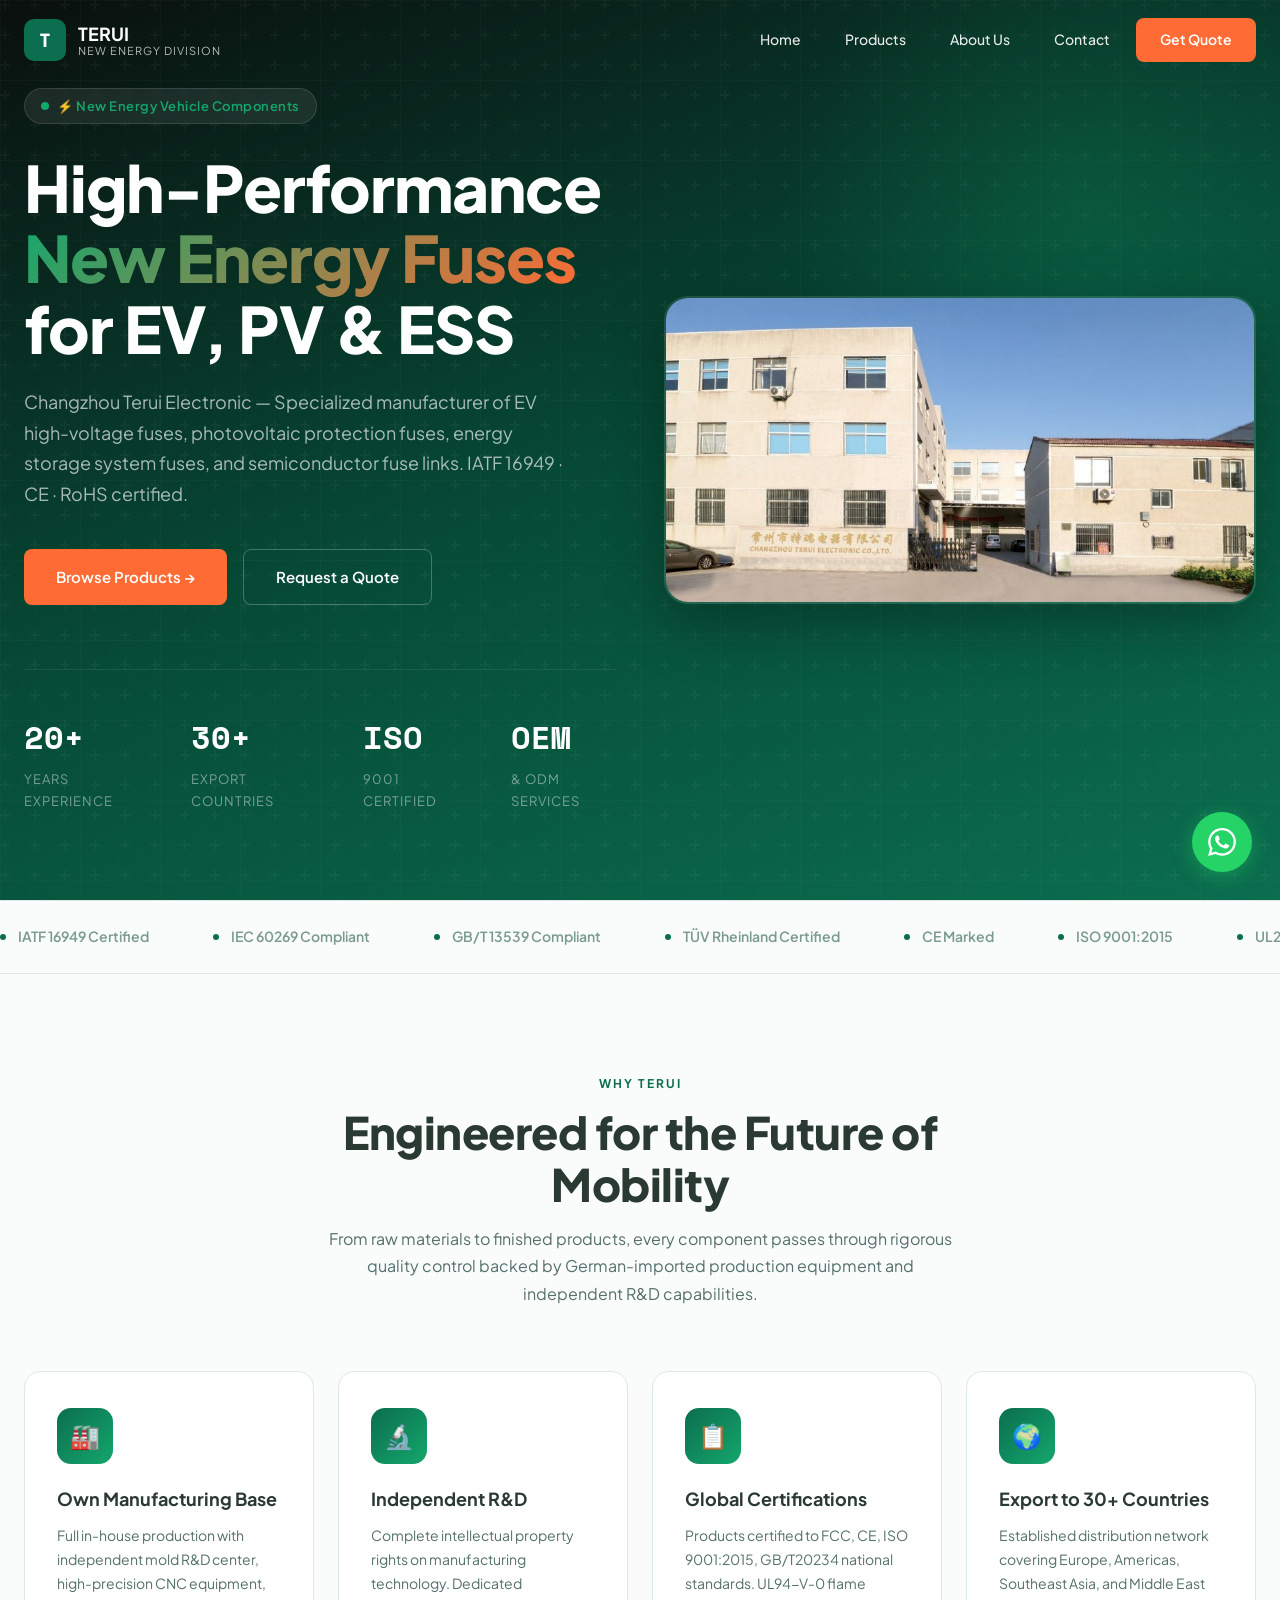
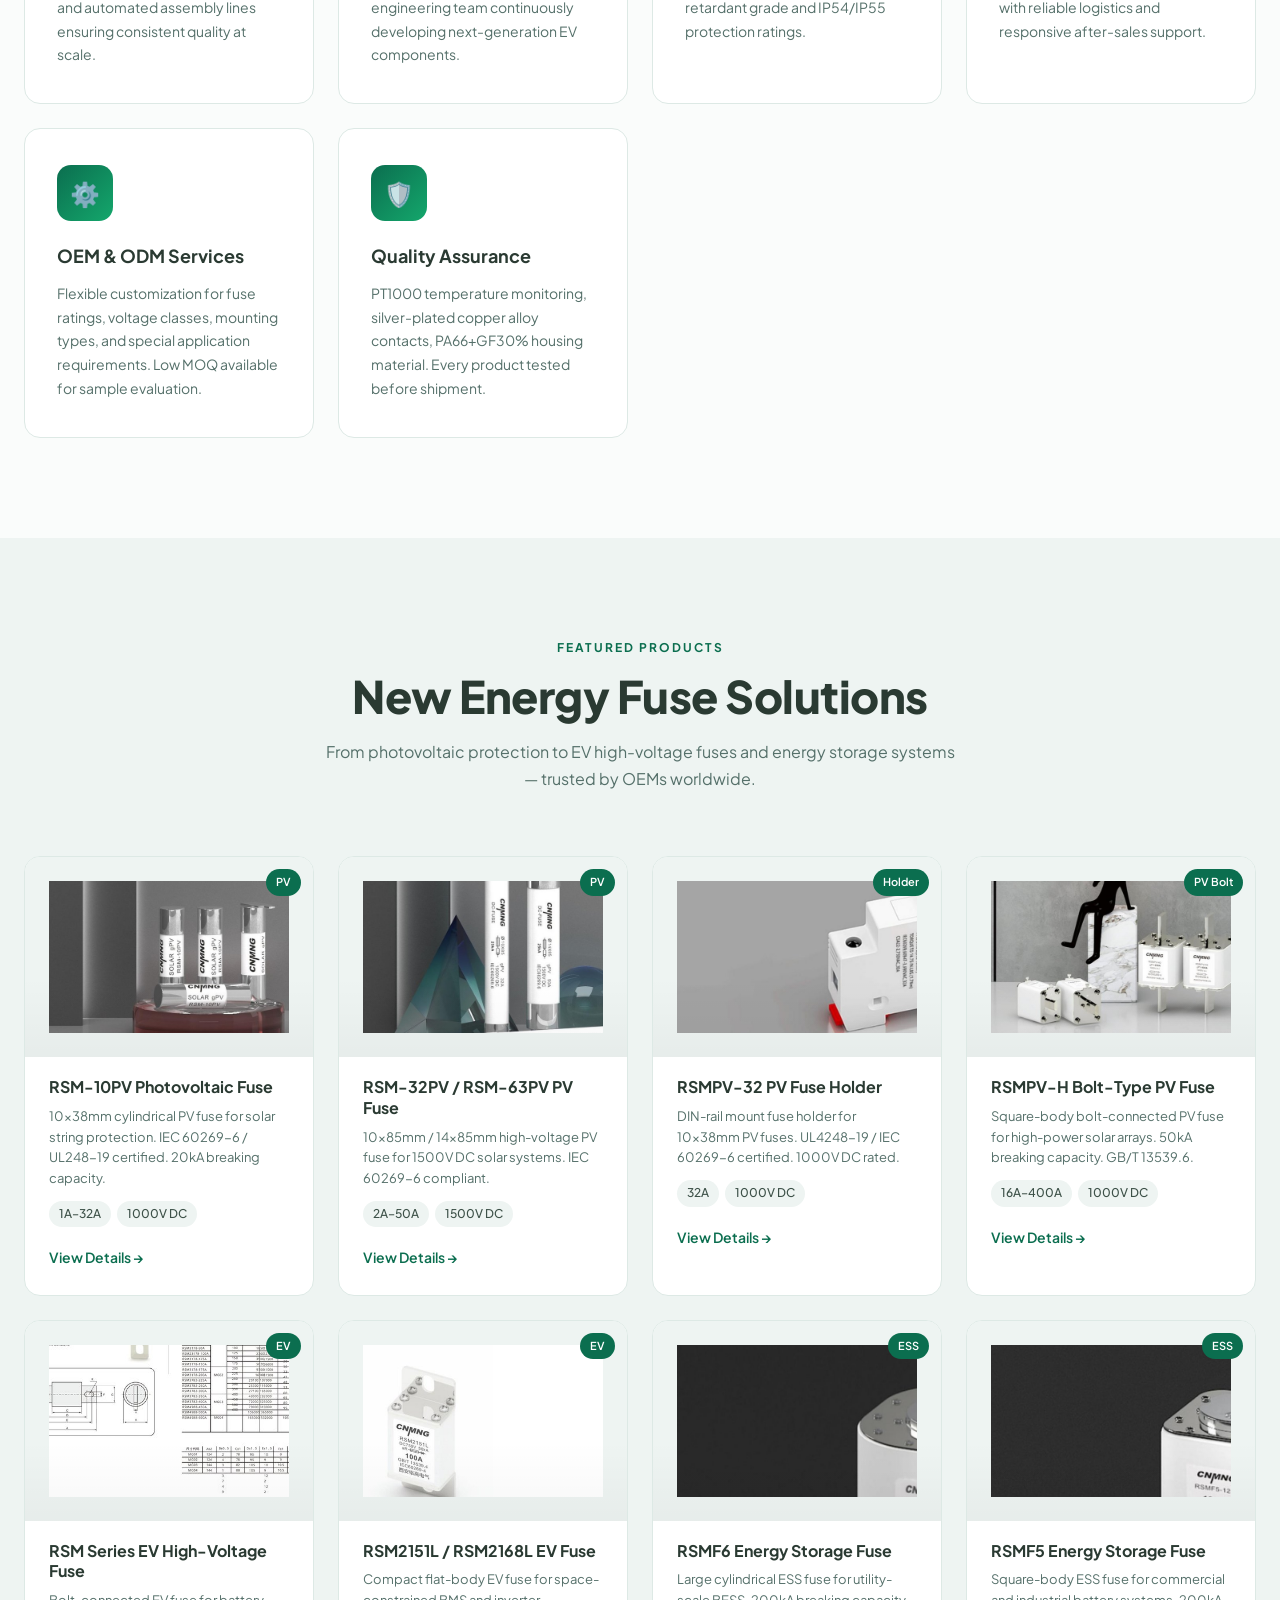
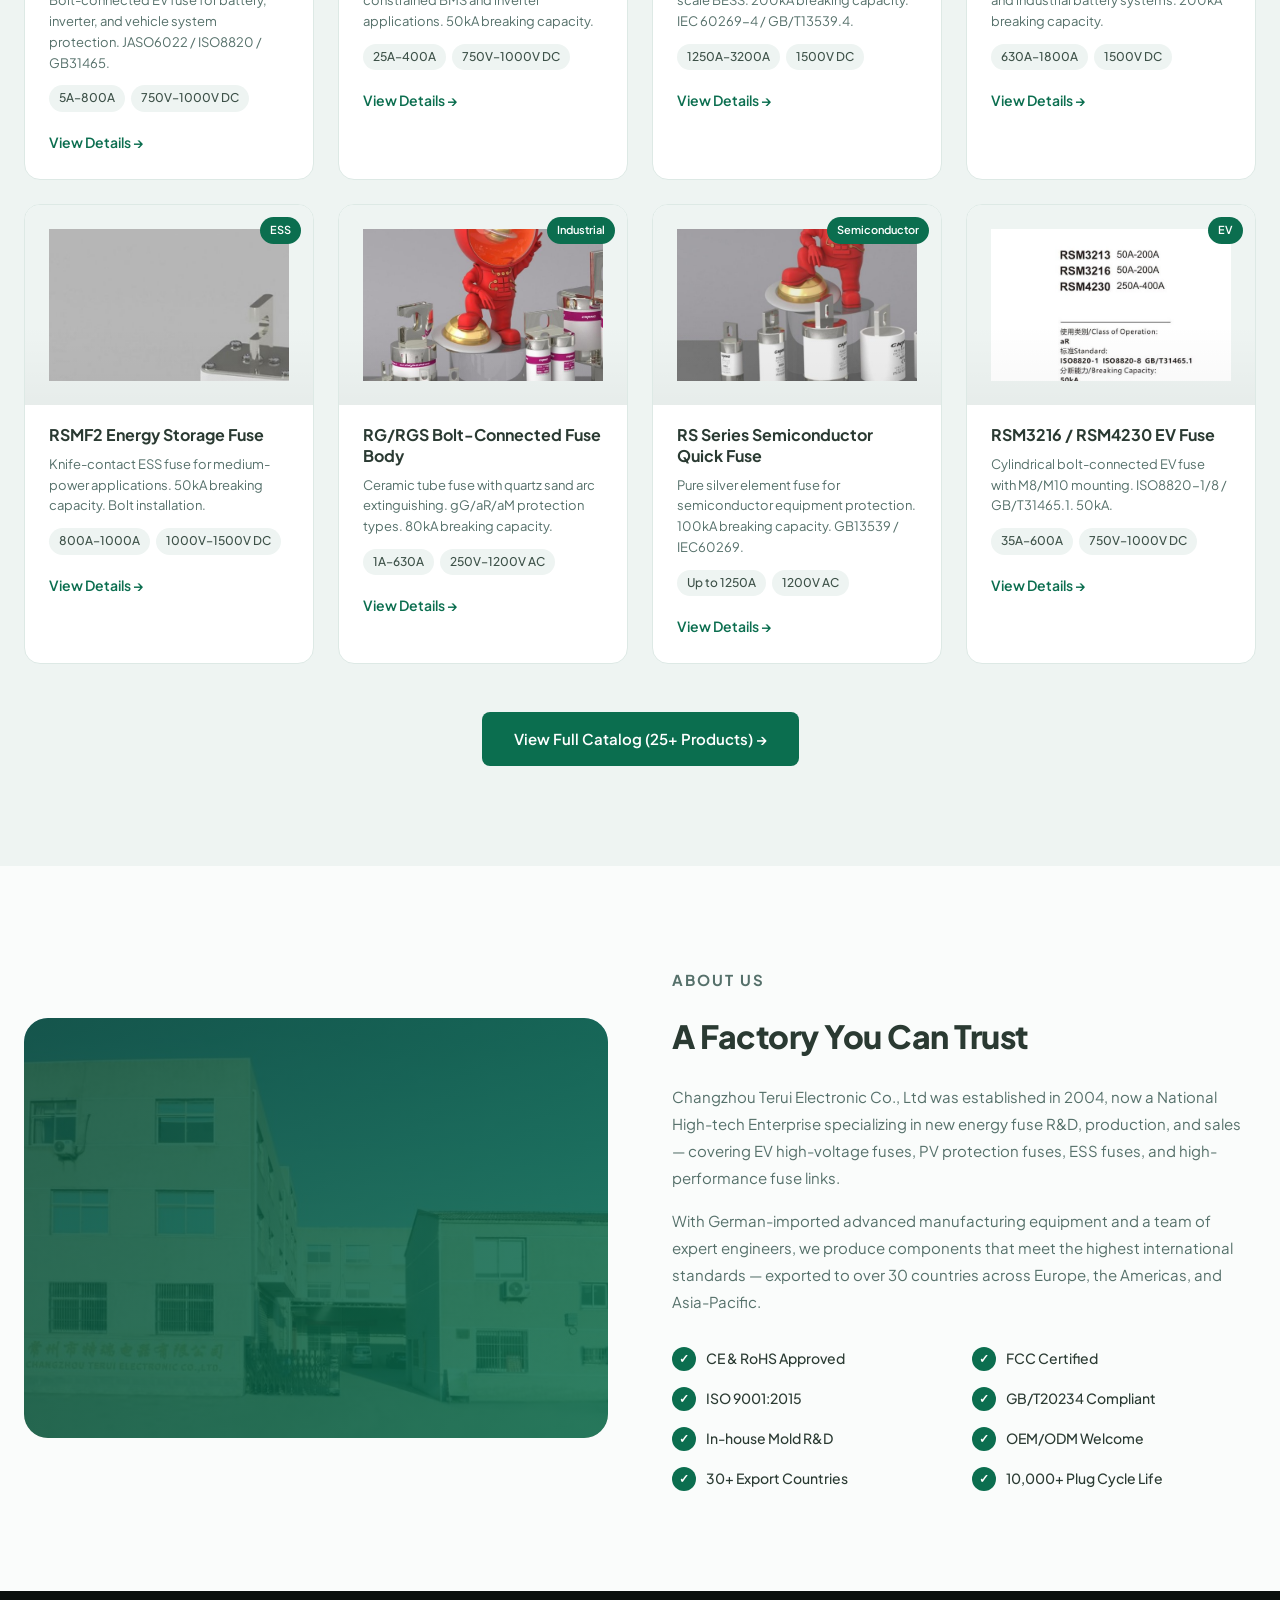
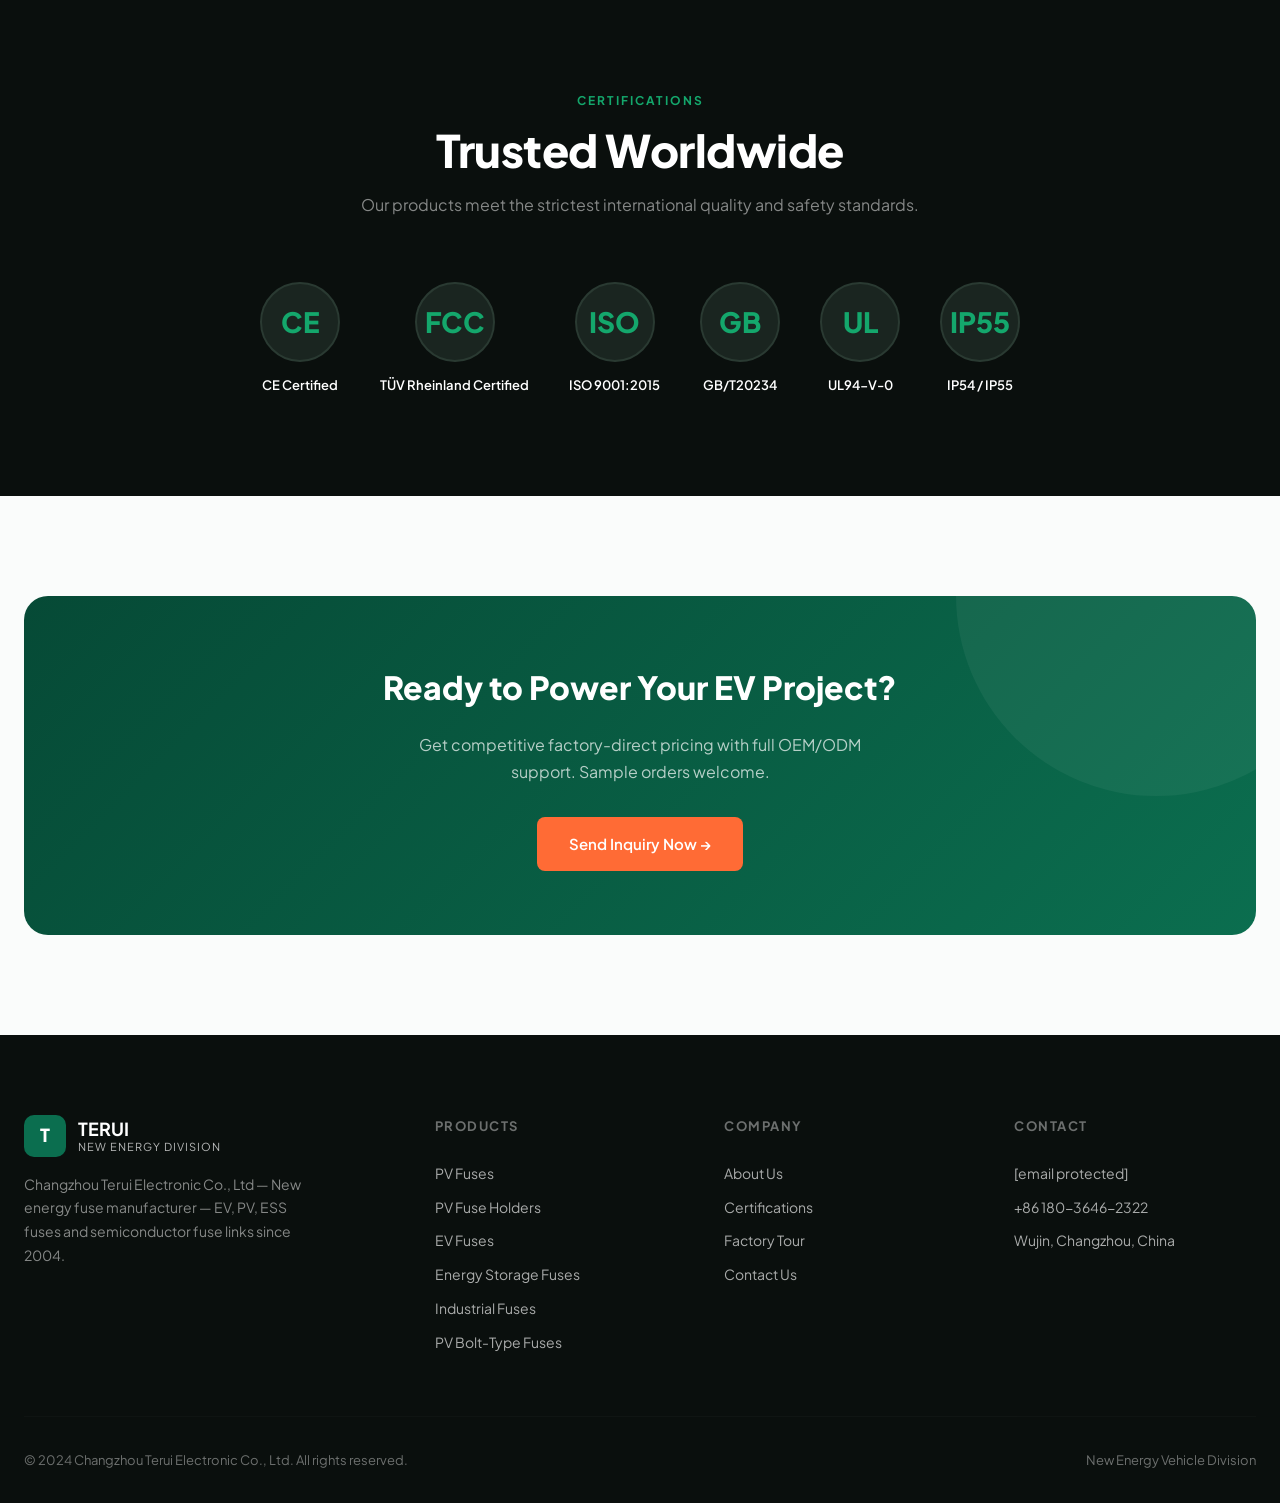
<file: index.html>
<!DOCTYPE html>
<html lang="en">
<head>
  <meta charset="UTF-8">
  <meta name="viewport" content="width=device-width, initial-scale=1.0">
  <title>Changzhou Terui Electronic — New Energy Vehicle Fuse Manufacturer</title>
  <meta name="description" content="Leading manufacturer of new energy fuses — EV high-voltage fuses, PV fuses, ESS fuses, semiconductor fuse links. IATF 16949, CE, RoHS certified. OEM/ODM welcome.">
  <meta name="keywords" content="EV fuse, new energy fuse, high-voltage fuse, photovoltaic fuse, PV fuse, energy storage fuse, ESS fuse, semiconductor fuse, fuse manufacturer, China fuse factory">
  <link rel="stylesheet" href="css/style.css">
  <link rel="icon" type="image/svg+xml" href="data:image/svg+xml,%3Csvg xmlns='http://www.w3.org/2000/svg' viewBox='0 0 32 32'%3E%3Crect width='32' height='32' rx='8' fill='%230B6E4F'/%3E%3Ctext x='50%25' y='55%25' dominant-baseline='middle' text-anchor='middle' font-family='sans-serif' font-weight='800' font-size='16' fill='white'%3ET%3C/text%3E%3C/svg%3E">
</head>
<body>

<!-- HEADER -->
<header class="site-header">
  <div class="container">
    <nav class="nav-inner">
      <a href="index.html" class="logo">
        <div class="logo-icon">T</div>
        <div class="logo-text">TERUI<span>New Energy Division</span></div>
      </a>
      <div class="nav-links">
        <a href="index.html" class="nav-link">Home</a>
        <a href="products.html" class="nav-link">Products</a>
        <a href="about.html" class="nav-link">About Us</a>
        <a href="contact.html" class="nav-link">Contact</a>
        <a href="contact.html" class="nav-link nav-cta">Get Quote</a>
      </div>
      <button class="mobile-toggle" aria-label="Menu">
        <span></span><span></span><span></span>
      </button>
    </nav>
  </div>
</header>

<!-- HERO -->
<section class="hero">
  <div class="hero-grid"></div>
  <div class="hero-glow"></div>
  <div class="container">
    <div class="hero-split">
      <div class="hero-content">
        <div class="hero-badge">⚡ New Energy Vehicle Components</div>
        <h1>High-Performance <em>New Energy Fuses</em> for EV, PV & ESS</h1>
        <p class="hero-desc">Changzhou Terui Electronic — Specialized manufacturer of EV high-voltage fuses, photovoltaic protection fuses, energy storage system fuses, and semiconductor fuse links. IATF 16949 · CE · RoHS certified.</p>
        <div class="hero-actions">
          <a href="products.html" class="btn btn-primary">Browse Products →</a>
          <a href="contact.html" class="btn btn-outline">Request a Quote</a>
        </div>
        <div class="hero-stats">
          <div class="hero-stat">
            <h3>20+</h3>
            <p>Years Experience</p>
          </div>
          <div class="hero-stat">
            <h3>30+</h3>
            <p>Export Countries</p>
          </div>
          <div class="hero-stat">
            <h3>ISO</h3>
            <p>9001 Certified</p>
          </div>
          <div class="hero-stat">
            <h3>OEM</h3>
            <p>& ODM Services</p>
          </div>
        </div>
      </div>
      <div class="hero-image">
        <img src="images/factory-building.png" alt="Changzhou Terui Electronic Factory">
      </div>
    </div>
  </div>
</section>

<!-- TRUST MARQUEE -->
<div class="marquee-wrapper">
  <div class="marquee-track">
    <div class="marquee-item"><span class="marquee-dot"></span>IATF 16949 Certified</div>
    <div class="marquee-item"><span class="marquee-dot"></span>IEC 60269 Compliant</div>
    <div class="marquee-item"><span class="marquee-dot"></span>GB/T 13539 Compliant</div>
    <div class="marquee-item"><span class="marquee-dot"></span>TÜV Rheinland Certified</div>
    <div class="marquee-item"><span class="marquee-dot"></span>CE Marked</div>
    <div class="marquee-item"><span class="marquee-dot"></span>ISO 9001:2015</div>
    <div class="marquee-item"><span class="marquee-dot"></span>UL248-19 Certified</div>
    <div class="marquee-item"><span class="marquee-dot"></span>Up to 200kA Breaking</div>
    <div class="marquee-item"><span class="marquee-dot"></span>1500V DC Rated</div>
    <div class="marquee-item"><span class="marquee-dot"></span>RoHS Compliant</div>
    <!-- duplicate for seamless loop -->
    <div class="marquee-item"><span class="marquee-dot"></span>IATF 16949 Certified</div>
    <div class="marquee-item"><span class="marquee-dot"></span>IEC 60269 Compliant</div>
    <div class="marquee-item"><span class="marquee-dot"></span>GB/T 13539 Compliant</div>
    <div class="marquee-item"><span class="marquee-dot"></span>TÜV Rheinland Certified</div>
    <div class="marquee-item"><span class="marquee-dot"></span>CE Marked</div>
    <div class="marquee-item"><span class="marquee-dot"></span>ISO 9001:2015</div>
    <div class="marquee-item"><span class="marquee-dot"></span>UL248-19 Certified</div>
    <div class="marquee-item"><span class="marquee-dot"></span>Up to 200kA Breaking</div>
    <div class="marquee-item"><span class="marquee-dot"></span>1500V DC Rated</div>
    <div class="marquee-item"><span class="marquee-dot"></span>RoHS Compliant</div>
  </div>
</div>

<!-- WHY CHOOSE US -->
<section class="section" id="features">
  <div class="container">
    <div class="section-header fade-up">
      <p class="section-label">Why Terui</p>
      <h2 class="section-title">Engineered for the Future of Mobility</h2>
      <p class="section-desc">From raw materials to finished products, every component passes through rigorous quality control backed by German-imported production equipment and independent R&D capabilities.</p>
    </div>
    <div class="features-grid">
      <div class="feature-card fade-up">
        <div class="feature-icon">🏭</div>
        <h3>Own Manufacturing Base</h3>
        <p>Full in-house production with independent mold R&D center, high-precision CNC equipment, and automated assembly lines ensuring consistent quality at scale.</p>
      </div>
      <div class="feature-card fade-up">
        <div class="feature-icon">🔬</div>
        <h3>Independent R&D</h3>
        <p>Complete intellectual property rights on manufacturing technology. Dedicated engineering team continuously developing next-generation EV components.</p>
      </div>
      <div class="feature-card fade-up">
        <div class="feature-icon">📋</div>
        <h3>Global Certifications</h3>
        <p>Products certified to FCC, CE, ISO 9001:2015, GB/T20234 national standards. UL94-V-0 flame retardant grade and IP54/IP55 protection ratings.</p>
      </div>
      <div class="feature-card fade-up">
        <div class="feature-icon">🌍</div>
        <h3>Export to 30+ Countries</h3>
        <p>Established distribution network covering Europe, Americas, Southeast Asia, and Middle East with reliable logistics and responsive after-sales support.</p>
      </div>
      <div class="feature-card fade-up">
        <div class="feature-icon">⚙️</div>
        <h3>OEM & ODM Services</h3>
        <p>Flexible customization for fuse ratings, voltage classes, mounting types, and special application requirements. Low MOQ available for sample evaluation.</p>
      </div>
      <div class="feature-card fade-up">
        <div class="feature-icon">🛡️</div>
        <h3>Quality Assurance</h3>
        <p>PT1000 temperature monitoring, silver-plated copper alloy contacts, PA66+GF30% housing material. Every product tested before shipment.</p>
      </div>
    </div>
  </div>
</section>

<!-- FEATURED PRODUCTS -->
<section class="section section-gray" id="products">
  <div class="container">
    <div class="section-header fade-up">
      <p class="section-label">Featured Products</p>
      <h2 class="section-title">New Energy Fuse Solutions</h2>
      <p class="section-desc">From photovoltaic protection to EV high-voltage fuses and energy storage systems — trusted by OEMs worldwide.</p>
    </div>
    <div class="products-grid" style="grid-template-columns: repeat(auto-fill, minmax(260px, 1fr))">

      <a href="products.html#pv-fuses" class="product-card fade-up">
        <div class="product-thumb"><img src="images/fuse-pv-rsm10.jpg" alt="PV Fuse RSM-10PV"><span class="product-badge">PV</span></div>
        <div class="product-info">
          <h3>RSM-10PV Photovoltaic Fuse</h3>
          <p style="font-size:13px;color:var(--gray-600);margin-bottom:12px;line-height:1.6">10×38mm cylindrical PV fuse for solar string protection. IEC 60269-6 / UL248-19 certified. 20kA breaking capacity.</p>
          <div class="product-specs"><span class="product-spec">1A–32A</span><span class="product-spec">1000V DC</span></div>
          <span class="product-link">View Details →</span>
        </div>
      </a>

      <a href="products.html#pv-fuses" class="product-card fade-up">
        <div class="product-thumb"><img src="images/fuse-pv-rsm32.jpg" alt="PV Fuse RSM-32PV"><span class="product-badge">PV</span></div>
        <div class="product-info">
          <h3>RSM-32PV / RSM-63PV PV Fuse</h3>
          <p style="font-size:13px;color:var(--gray-600);margin-bottom:12px;line-height:1.6">10×85mm / 14×85mm high-voltage PV fuse for 1500V DC solar systems. IEC 60269-6 compliant.</p>
          <div class="product-specs"><span class="product-spec">2A–50A</span><span class="product-spec">1500V DC</span></div>
          <span class="product-link">View Details →</span>
        </div>
      </a>

      <a href="products.html#pv-holders" class="product-card fade-up">
        <div class="product-thumb"><img src="images/fuse-holder-rsmpv32.jpg" alt="PV Fuse Holder"><span class="product-badge">Holder</span></div>
        <div class="product-info">
          <h3>RSMPV-32 PV Fuse Holder</h3>
          <p style="font-size:13px;color:var(--gray-600);margin-bottom:12px;line-height:1.6">DIN-rail mount fuse holder for 10×38mm PV fuses. UL4248-19 / IEC 60269-6 certified. 1000V DC rated.</p>
          <div class="product-specs"><span class="product-spec">32A</span><span class="product-spec">1000V DC</span></div>
          <span class="product-link">View Details →</span>
        </div>
      </a>

      <a href="products.html#pv-bolt" class="product-card fade-up">
        <div class="product-thumb"><img src="images/fuse-bolt-pv-h.jpg" alt="PV Bolt Fuse"><span class="product-badge">PV Bolt</span></div>
        <div class="product-info">
          <h3>RSMPV-H Bolt-Type PV Fuse</h3>
          <p style="font-size:13px;color:var(--gray-600);margin-bottom:12px;line-height:1.6">Square-body bolt-connected PV fuse for high-power solar arrays. 50kA breaking capacity. GB/T 13539.6.</p>
          <div class="product-specs"><span class="product-spec">16A–400A</span><span class="product-spec">1000V DC</span></div>
          <span class="product-link">View Details →</span>
        </div>
      </a>

      <a href="products.html#ev-fuses" class="product-card fade-up">
        <div class="product-thumb"><img src="images/fuse-ev-rsm-range.jpg" alt="EV Fuse"><span class="product-badge">EV</span></div>
        <div class="product-info">
          <h3>RSM Series EV High-Voltage Fuse</h3>
          <p style="font-size:13px;color:var(--gray-600);margin-bottom:12px;line-height:1.6">Bolt-connected EV fuse for battery, inverter, and vehicle system protection. JASO6022 / ISO8820 / GB31465.</p>
          <div class="product-specs"><span class="product-spec">5A–800A</span><span class="product-spec">750V–1000V DC</span></div>
          <span class="product-link">View Details →</span>
        </div>
      </a>

      <a href="products.html#ev-fuses" class="product-card fade-up">
        <div class="product-thumb"><img src="images/fuse-ev-rsm2151l.jpg" alt="EV Fuse RSM2151L"><span class="product-badge">EV</span></div>
        <div class="product-info">
          <h3>RSM2151L / RSM2168L EV Fuse</h3>
          <p style="font-size:13px;color:var(--gray-600);margin-bottom:12px;line-height:1.6">Compact flat-body EV fuse for space-constrained BMS and inverter applications. 50kA breaking capacity.</p>
          <div class="product-specs"><span class="product-spec">25A–400A</span><span class="product-spec">750V–1000V DC</span></div>
          <span class="product-link">View Details →</span>
        </div>
      </a>

      <a href="products.html#ess-fuses" class="product-card fade-up">
        <div class="product-thumb"><img src="images/fuse-ess-rsmf6.jpg" alt="ESS Fuse RSMF6"><span class="product-badge">ESS</span></div>
        <div class="product-info">
          <h3>RSMF6 Energy Storage Fuse</h3>
          <p style="font-size:13px;color:var(--gray-600);margin-bottom:12px;line-height:1.6">Large cylindrical ESS fuse for utility-scale BESS. 200kA breaking capacity. IEC 60269-4 / GB/T13539.4.</p>
          <div class="product-specs"><span class="product-spec">1250A–3200A</span><span class="product-spec">1500V DC</span></div>
          <span class="product-link">View Details →</span>
        </div>
      </a>

      <a href="products.html#ess-fuses" class="product-card fade-up">
        <div class="product-thumb"><img src="images/fuse-ess-rsmf5.jpg" alt="ESS Fuse RSMF5"><span class="product-badge">ESS</span></div>
        <div class="product-info">
          <h3>RSMF5 Energy Storage Fuse</h3>
          <p style="font-size:13px;color:var(--gray-600);margin-bottom:12px;line-height:1.6">Square-body ESS fuse for commercial and industrial battery systems. 200kA breaking capacity.</p>
          <div class="product-specs"><span class="product-spec">630A–1800A</span><span class="product-spec">1500V DC</span></div>
          <span class="product-link">View Details →</span>
        </div>
      </a>

      <a href="products.html#ess-fuses" class="product-card fade-up">
        <div class="product-thumb"><img src="images/fuse-ess-rsmf2-800.jpg" alt="ESS Fuse RSMF2"><span class="product-badge">ESS</span></div>
        <div class="product-info">
          <h3>RSMF2 Energy Storage Fuse</h3>
          <p style="font-size:13px;color:var(--gray-600);margin-bottom:12px;line-height:1.6">Knife-contact ESS fuse for medium-power applications. 50kA breaking capacity. Bolt installation.</p>
          <div class="product-specs"><span class="product-spec">800A–1000A</span><span class="product-spec">1000V–1500V DC</span></div>
          <span class="product-link">View Details →</span>
        </div>
      </a>

      <a href="products.html#industrial" class="product-card fade-up">
        <div class="product-thumb"><img src="images/fuse-bolt-connected.jpg" alt="Bolt-Connected Fuse"><span class="product-badge">Industrial</span></div>
        <div class="product-info">
          <h3>RG/RGS Bolt-Connected Fuse Body</h3>
          <p style="font-size:13px;color:var(--gray-600);margin-bottom:12px;line-height:1.6">Ceramic tube fuse with quartz sand arc extinguishing. gG/aR/aM protection types. 80kA breaking capacity.</p>
          <div class="product-specs"><span class="product-spec">1A–630A</span><span class="product-spec">250V–1200V AC</span></div>
          <span class="product-link">View Details →</span>
        </div>
      </a>

      <a href="products.html#industrial" class="product-card fade-up">
        <div class="product-thumb"><img src="images/fuse-round-tube.jpg" alt="Semiconductor Fuse"><span class="product-badge">Semiconductor</span></div>
        <div class="product-info">
          <h3>RS Series Semiconductor Quick Fuse</h3>
          <p style="font-size:13px;color:var(--gray-600);margin-bottom:12px;line-height:1.6">Pure silver element fuse for semiconductor equipment protection. 100kA breaking capacity. GB13539 / IEC60269.</p>
          <div class="product-specs"><span class="product-spec">Up to 1250A</span><span class="product-spec">1200V AC</span></div>
          <span class="product-link">View Details →</span>
        </div>
      </a>

      <a href="products.html#ev-fuses" class="product-card fade-up">
        <div class="product-thumb"><img src="images/fuse-ev-rsm3216.jpg" alt="EV Fuse RSM3216"><span class="product-badge">EV</span></div>
        <div class="product-info">
          <h3>RSM3216 / RSM4230 EV Fuse</h3>
          <p style="font-size:13px;color:var(--gray-600);margin-bottom:12px;line-height:1.6">Cylindrical bolt-connected EV fuse with M8/M10 mounting. ISO8820-1/8 / GB/T31465.1. 50kA.</p>
          <div class="product-specs"><span class="product-spec">35A–600A</span><span class="product-spec">750V–1000V DC</span></div>
          <span class="product-link">View Details →</span>
        </div>
      </a>

    </div>
    <div style="text-align:center;margin-top:48px" class="fade-up">
      <a href="products.html" class="btn btn-green">View Full Catalog (25+ Products) →</a>
    </div>
  </div>
</section>

<!-- ABOUT SECTION -->
<section class="section" id="about">
  <div class="container">
    <div class="about-grid">
      <div class="about-image fade-up" style="background:none;border:none">
        <img src="images/factory-building.png" alt="Changzhou Terui Electronic Factory" style="width:100%;height:100%;object-fit:cover;border-radius:var(--radius-xl)">
      </div>
      <div class="about-content fade-up">
        <p class="section-label">About Us</p>
        <h2>A Factory You Can Trust</h2>
        <p>Changzhou Terui Electronic Co., Ltd was established in 2004, now a National High-tech Enterprise specializing in new energy fuse R&D, production, and sales — covering EV high-voltage fuses, PV protection fuses, ESS fuses, and high-performance fuse links.</p>
        <p>With German-imported advanced manufacturing equipment and a team of expert engineers, we produce components that meet the highest international standards — exported to over 30 countries across Europe, the Americas, and Asia-Pacific.</p>
        <ul class="about-list">
          <li>CE & RoHS Approved</li>
          <li>FCC Certified</li>
          <li>ISO 9001:2015</li>
          <li>GB/T20234 Compliant</li>
          <li>In-house Mold R&D</li>
          <li>OEM/ODM Welcome</li>
          <li>30+ Export Countries</li>
          <li>10,000+ Plug Cycle Life</li>
        </ul>
      </div>
    </div>
  </div>
</section>

<!-- CERTIFICATIONS -->
<section class="section section-dark">
  <div class="container">
    <div class="section-header fade-up">
      <p class="section-label">Certifications</p>
      <h2 class="section-title">Trusted Worldwide</h2>
      <p class="section-desc">Our products meet the strictest international quality and safety standards.</p>
    </div>
    <div class="cert-row fade-up">
      <div class="cert-item">
        <div class="cert-icon">CE</div>
        <p>CE Certified</p>
      </div>
      <div class="cert-item">
        <div class="cert-icon">FCC</div>
        <p>TÜV Rheinland Certified</p>
      </div>
      <div class="cert-item">
        <div class="cert-icon">ISO</div>
        <p>ISO 9001:2015</p>
      </div>
      <div class="cert-item">
        <div class="cert-icon">GB</div>
        <p>GB/T20234</p>
      </div>
      <div class="cert-item">
        <div class="cert-icon">UL</div>
        <p>UL94-V-0</p>
      </div>
      <div class="cert-item">
        <div class="cert-icon">IP55</div>
        <p>IP54 / IP55</p>
      </div>
    </div>
  </div>
</section>

<!-- CTA -->
<section class="section">
  <div class="container">
    <div class="cta-banner fade-up">
      <h2>Ready to Power Your EV Project?</h2>
      <p>Get competitive factory-direct pricing with full OEM/ODM support. Sample orders welcome.</p>
      <a href="contact.html" class="btn btn-primary">Send Inquiry Now →</a>
    </div>
  </div>
</section>

<!-- FOOTER -->
<footer class="site-footer">
  <div class="container">
    <div class="footer-grid">
      <div class="footer-brand">
        <div class="logo">
          <div class="logo-icon">T</div>
          <div class="logo-text" style="color:white">TERUI<span>New Energy Division</span></div>
        </div>
        <p>Changzhou Terui Electronic Co., Ltd — New energy fuse manufacturer — EV, PV, ESS fuses and semiconductor fuse links since 2004.</p>
      </div>
      <div class="footer-col">
        <h4>Products</h4>
        <a href="products.html#pv-fuses">PV Fuses</a>
        <a href="products.html#pv-holders">PV Fuse Holders</a>
        <a href="products.html#ev-fuses">EV Fuses</a>
        <a href="products.html#ess-fuses">Energy Storage Fuses</a>
        <a href="products.html#industrial">Industrial Fuses</a>
        <a href="products.html#pv-bolt">PV Bolt-Type Fuses</a>
      </div>
      <div class="footer-col">
        <h4>Company</h4>
        <a href="about.html">About Us</a>
        <a href="about.html#certifications">Certifications</a>
        <a href="about.html#factory">Factory Tour</a>
        <a href="contact.html">Contact Us</a>
      </div>
      <div class="footer-col">
        <h4>Contact</h4>
        <a href="/cdn-cgi/l/email-protection#26474a4a434866524354534f405355430845494b"><span class="__cf_email__" data-cfemail="a9c8c5c5ccc7e9ddccdbdcc0cfdcdacc87cac6c4">[email&#160;protected]</span></a>
        <a href="tel:+8618036462322">+86 180-3646-2322</a>
        <a>Wujin, Changzhou, China</a>
      </div>
    </div>
    <div class="footer-bottom">
      <p>&copy; 2024 Changzhou Terui Electronic Co., Ltd. All rights reserved.</p>
      <p>New Energy Vehicle Division</p>
    </div>
  </div>
</footer>

<!-- WhatsApp Float -->
<a href="https://wa.me/8618036462322?text=Hi%2C%20I'm%20interested%20in%20your%20EV%20charging%20products." class="whatsapp-float" target="_blank" rel="noopener" aria-label="WhatsApp">
  <svg width="28" height="28" viewBox="0 0 24 24" fill="white"><path d="M17.472 14.382c-.297-.149-1.758-.867-2.03-.967-.273-.099-.471-.148-.67.15-.197.297-.767.966-.94 1.164-.173.199-.347.223-.644.075-.297-.15-1.255-.463-2.39-1.475-.883-.788-1.48-1.761-1.653-2.059-.173-.297-.018-.458.13-.606.134-.133.298-.347.446-.52.149-.174.198-.298.298-.497.099-.198.05-.371-.025-.52-.075-.149-.669-1.612-.916-2.207-.242-.579-.487-.5-.669-.51-.173-.008-.371-.01-.57-.01-.198 0-.52.074-.792.372-.272.297-1.04 1.016-1.04 2.479 0 1.462 1.065 2.875 1.213 3.074.149.198 2.096 3.2 5.077 4.487.709.306 1.262.489 1.694.625.712.227 1.36.195 1.871.118.571-.085 1.758-.719 2.006-1.413.248-.694.248-1.289.173-1.413-.074-.124-.272-.198-.57-.347m-5.421 7.403h-.004a9.87 9.87 0 01-5.031-1.378l-.361-.214-3.741.982.998-3.648-.235-.374a9.86 9.86 0 01-1.51-5.26c.001-5.45 4.436-9.884 9.888-9.884 2.64 0 5.122 1.03 6.988 2.898a9.825 9.825 0 012.893 6.994c-.003 5.45-4.437 9.884-9.885 9.884m8.413-18.297A11.815 11.815 0 0012.05 0C5.495 0 .16 5.335.157 11.892c0 2.096.547 4.142 1.588 5.945L.057 24l6.305-1.654a11.882 11.882 0 005.683 1.448h.005c6.554 0 11.89-5.335 11.893-11.893a11.821 11.821 0 00-3.48-8.413z"/></svg>
</a>

<script src="js/main.js"></script>
</body>
</html>
</file>
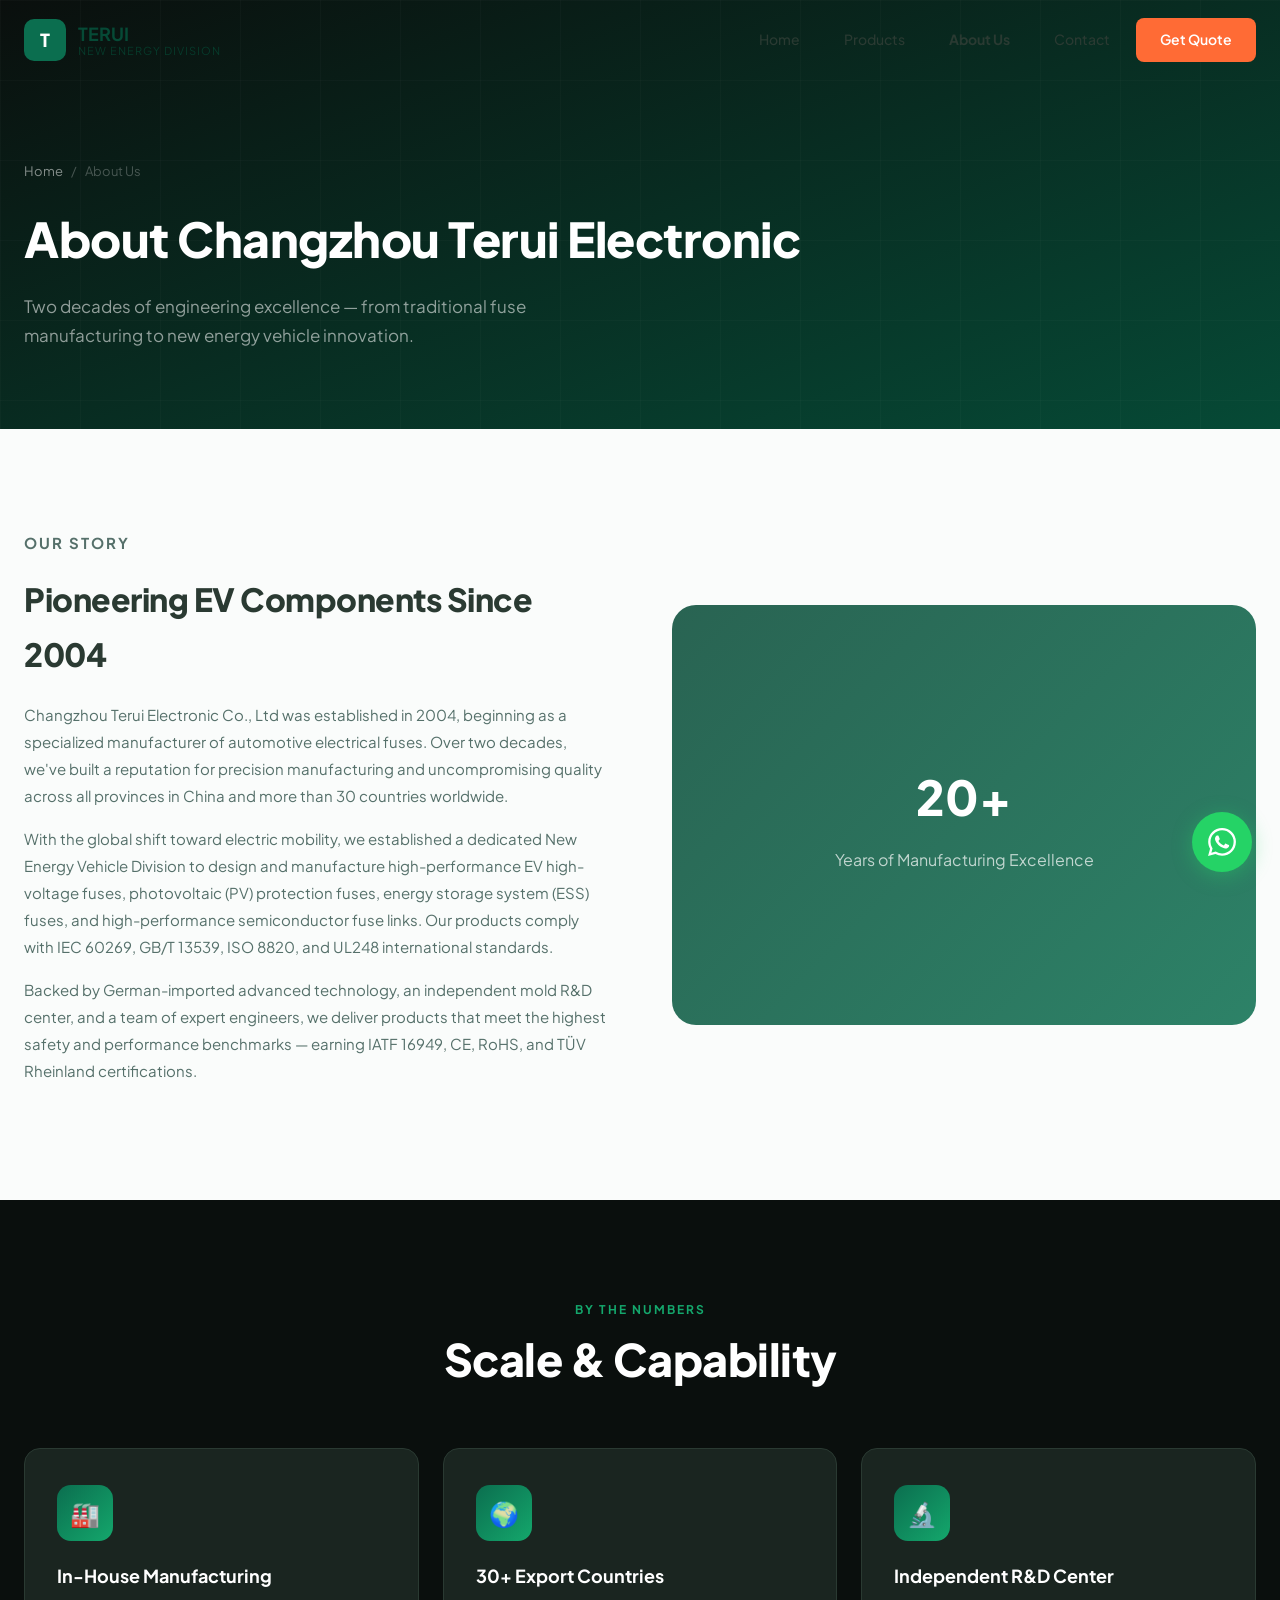
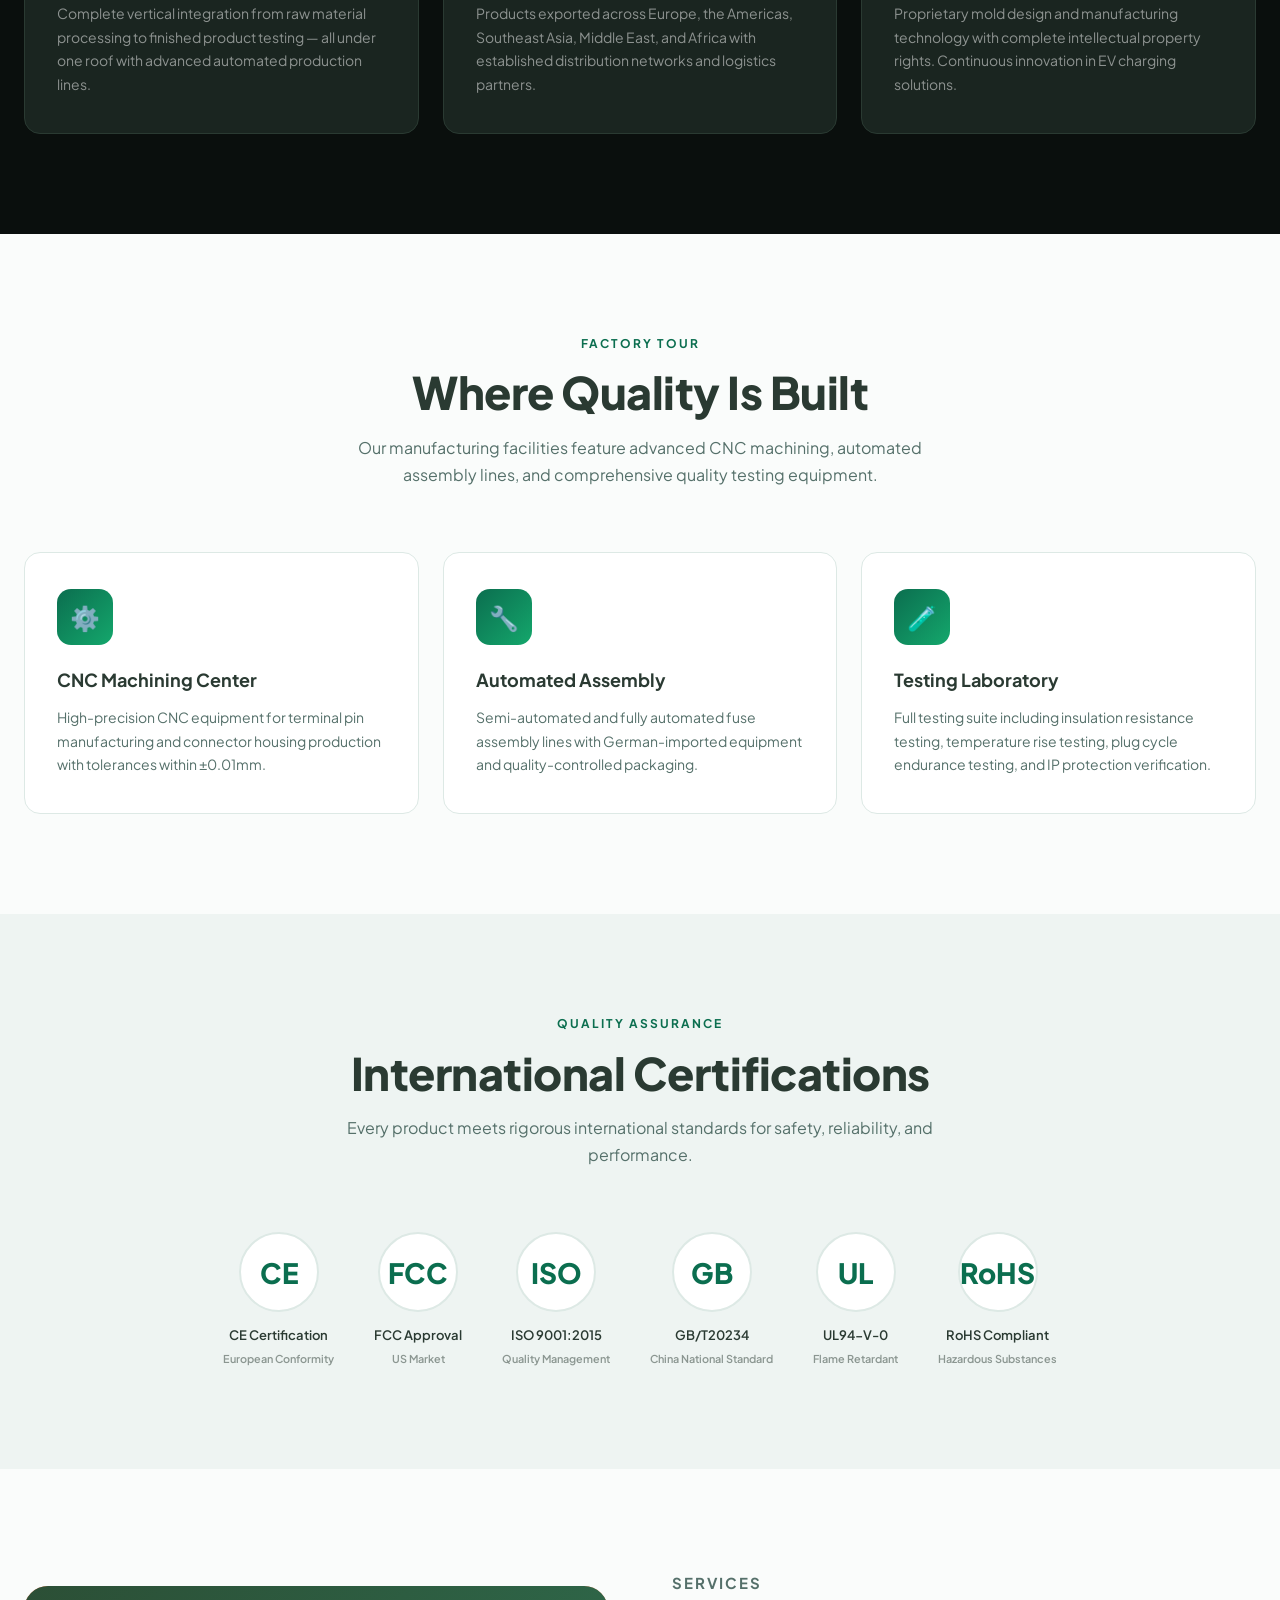
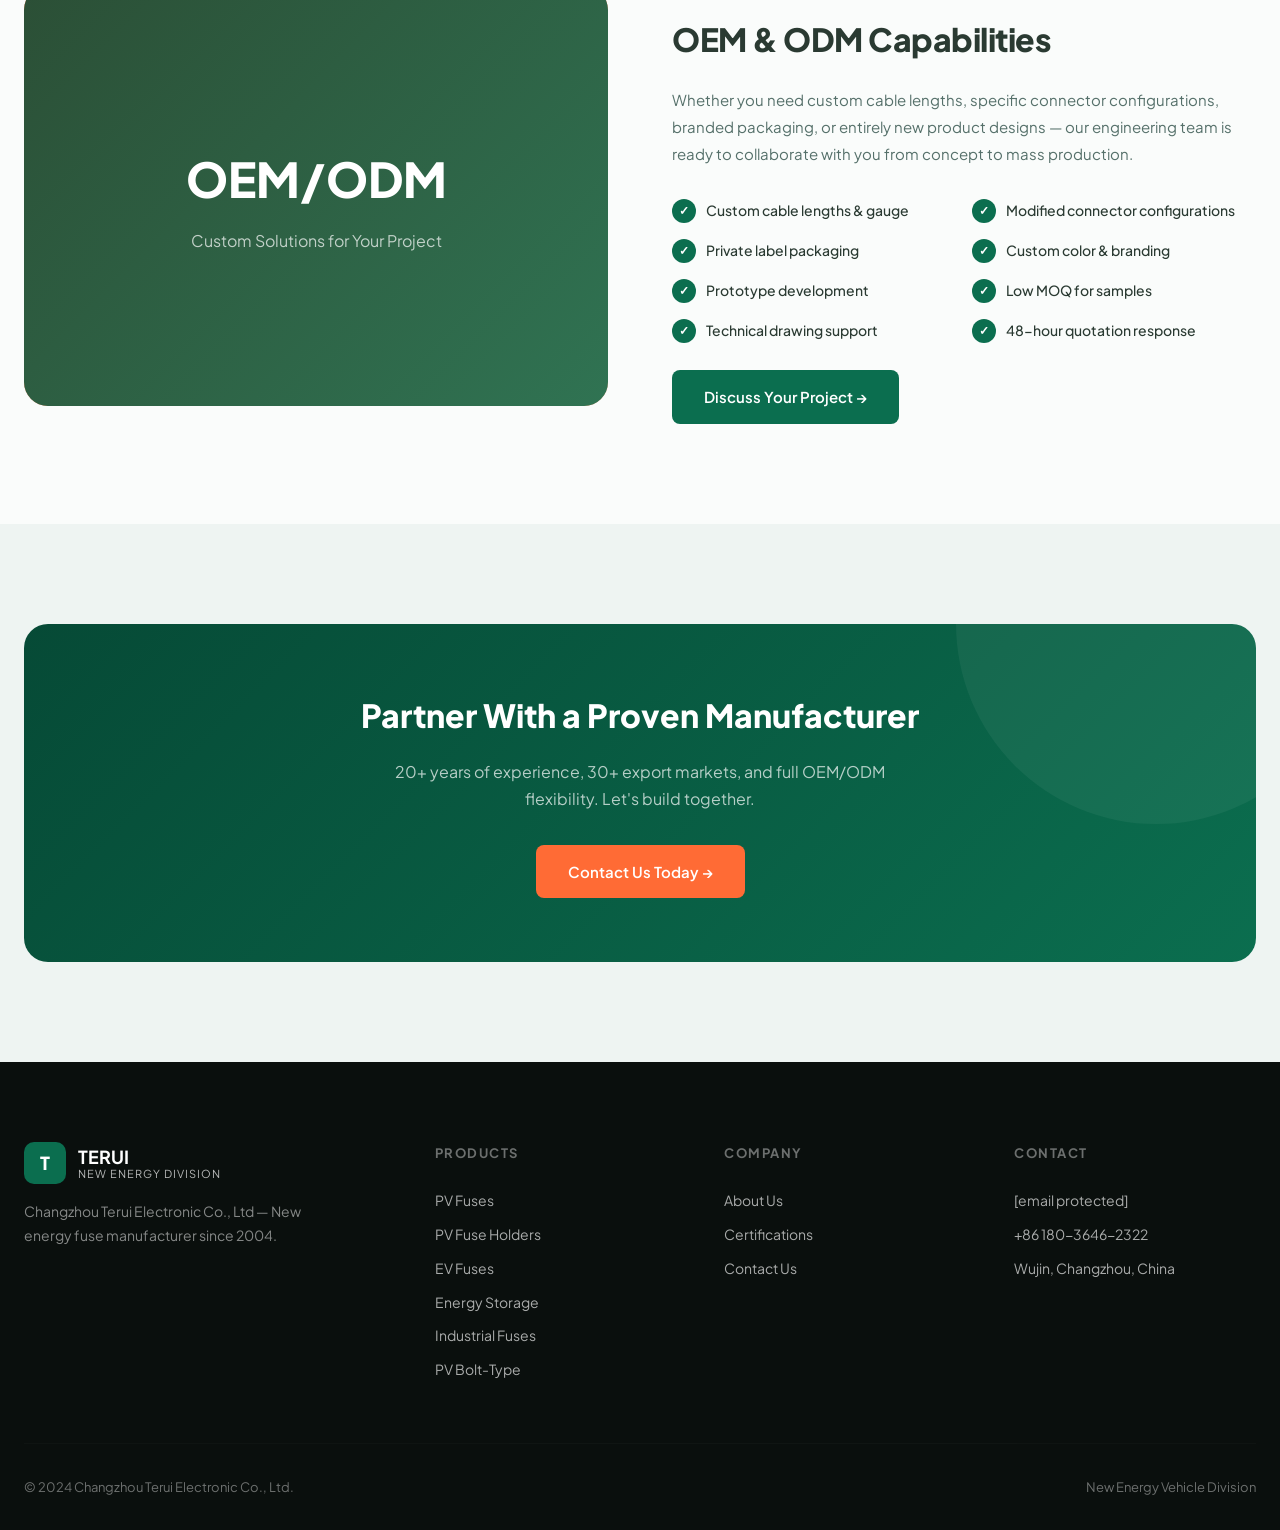
<file: about.html>
<!DOCTYPE html>
<html lang="en">
<head>
  <meta charset="UTF-8">
  <meta name="viewport" content="width=device-width, initial-scale=1.0">
  <title>About Us — Terui New Energy | EV Component Manufacturer Since 2004</title>
  <meta name="description" content="Learn about Changzhou Terui Electronic — 20+ years manufacturing experience, ISO 9001 certified, exporting to 30+ countries. Your trusted EV component OEM partner.">
  <link rel="stylesheet" href="css/style.css">
  <link rel="icon" type="image/svg+xml" href="data:image/svg+xml,%3Csvg xmlns='http://www.w3.org/2000/svg' viewBox='0 0 32 32'%3E%3Crect width='32' height='32' rx='8' fill='%230B6E4F'/%3E%3Ctext x='50%25' y='55%25' dominant-baseline='middle' text-anchor='middle' font-family='sans-serif' font-weight='800' font-size='16' fill='white'%3ET%3C/text%3E%3C/svg%3E">
</head>
<body>

<header class="site-header scrolled">
  <div class="container">
    <nav class="nav-inner">
      <a href="index.html" class="logo">
        <div class="logo-icon">T</div>
        <div class="logo-text" style="color:var(--primary-dark)">TERUI<span>New Energy Division</span></div>
      </a>
      <div class="nav-links">
        <a href="index.html" class="nav-link" style="color:var(--gray-800)">Home</a>
        <a href="products.html" class="nav-link" style="color:var(--gray-800)">Products</a>
        <a href="about.html" class="nav-link" style="color:var(--gray-800);font-weight:700">About Us</a>
        <a href="contact.html" class="nav-link" style="color:var(--gray-800)">Contact</a>
        <a href="contact.html" class="nav-link nav-cta">Get Quote</a>
      </div>
      <button class="mobile-toggle" aria-label="Menu"><span style="background:var(--gray-800)"></span><span style="background:var(--gray-800)"></span><span style="background:var(--gray-800)"></span></button>
    </nav>
  </div>
</header>

<section class="page-hero">
  <div class="container">
    <div class="breadcrumb"><a href="index.html">Home</a> <span>/</span> <span>About Us</span></div>
    <h1>About Changzhou Terui Electronic</h1>
    <p>Two decades of engineering excellence — from traditional fuse manufacturing to new energy vehicle innovation.</p>
  </div>
</section>

<!-- COMPANY STORY -->
<section class="section">
  <div class="container">
    <div class="about-grid">
      <div class="about-content fade-up">
        <p class="section-label">Our Story</p>
        <h2>Pioneering EV Components Since 2004</h2>
        <p>Changzhou Terui Electronic Co., Ltd was established in 2004, beginning as a specialized manufacturer of automotive electrical fuses. Over two decades, we've built a reputation for precision manufacturing and uncompromising quality across all provinces in China and more than 30 countries worldwide.</p>
        <p>With the global shift toward electric mobility, we established a dedicated New Energy Vehicle Division to design and manufacture high-performance EV high-voltage fuses, photovoltaic (PV) protection fuses, energy storage system (ESS) fuses, and high-performance semiconductor fuse links. Our products comply with IEC 60269, GB/T 13539, ISO 8820, and UL248 international standards.</p>
        <p>Backed by German-imported advanced technology, an independent mold R&D center, and a team of expert engineers, we deliver products that meet the highest safety and performance benchmarks — earning IATF 16949, CE, RoHS, and TÜV Rheinland certifications.</p>
      </div>
      <div class="about-image fade-up">
        <div class="about-image-text">
          <h3>20+</h3>
          <p>Years of Manufacturing Excellence</p>
        </div>
      </div>
    </div>
  </div>
</section>

<!-- KEY NUMBERS -->
<section class="section section-dark">
  <div class="container">
    <div class="section-header fade-up">
      <p class="section-label">By the Numbers</p>
      <h2 class="section-title">Scale & Capability</h2>
    </div>
    <div class="features-grid fade-up">
      <div class="feature-card" style="background:var(--dark-card);border-color:var(--gray-800);color:white">
        <div class="feature-icon">🏭</div>
        <h3 style="color:white">In-House Manufacturing</h3>
        <p style="color:rgba(255,255,255,0.5)">Complete vertical integration from raw material processing to finished product testing — all under one roof with advanced automated production lines.</p>
      </div>
      <div class="feature-card" style="background:var(--dark-card);border-color:var(--gray-800);color:white">
        <div class="feature-icon">🌍</div>
        <h3 style="color:white">30+ Export Countries</h3>
        <p style="color:rgba(255,255,255,0.5)">Products exported across Europe, the Americas, Southeast Asia, Middle East, and Africa with established distribution networks and logistics partners.</p>
      </div>
      <div class="feature-card" style="background:var(--dark-card);border-color:var(--gray-800);color:white">
        <div class="feature-icon">🔬</div>
        <h3 style="color:white">Independent R&D Center</h3>
        <p style="color:rgba(255,255,255,0.5)">Proprietary mold design and manufacturing technology with complete intellectual property rights. Continuous innovation in EV charging solutions.</p>
      </div>
    </div>
  </div>
</section>

<!-- FACTORY TOUR -->
<section class="section" id="factory">
  <div class="container">
    <div class="section-header fade-up">
      <p class="section-label">Factory Tour</p>
      <h2 class="section-title">Where Quality Is Built</h2>
      <p class="section-desc">Our manufacturing facilities feature advanced CNC machining, automated assembly lines, and comprehensive quality testing equipment.</p>
    </div>
    <div class="features-grid fade-up">
      <div class="feature-card">
        <div class="feature-icon">⚙️</div>
        <h3>CNC Machining Center</h3>
        <p>High-precision CNC equipment for terminal pin manufacturing and connector housing production with tolerances within ±0.01mm.</p>
      </div>
      <div class="feature-card">
        <div class="feature-icon">🔧</div>
        <h3>Automated Assembly</h3>
        <p>Semi-automated and fully automated fuse assembly lines with German-imported equipment and quality-controlled packaging.</p>
      </div>
      <div class="feature-card">
        <div class="feature-icon">🧪</div>
        <h3>Testing Laboratory</h3>
        <p>Full testing suite including insulation resistance testing, temperature rise testing, plug cycle endurance testing, and IP protection verification.</p>
      </div>
    </div>
  </div>
</section>

<!-- CERTIFICATIONS -->
<section class="section section-gray" id="certifications">
  <div class="container">
    <div class="section-header fade-up">
      <p class="section-label">Quality Assurance</p>
      <h2 class="section-title">International Certifications</h2>
      <p class="section-desc">Every product meets rigorous international standards for safety, reliability, and performance.</p>
    </div>
    <div class="cert-row fade-up">
      <div class="cert-item"><div class="cert-icon">CE</div><p>CE Certification<br><small style="opacity:0.5">European Conformity</small></p></div>
      <div class="cert-item"><div class="cert-icon">FCC</div><p>FCC Approval<br><small style="opacity:0.5">US Market</small></p></div>
      <div class="cert-item"><div class="cert-icon">ISO</div><p>ISO 9001:2015<br><small style="opacity:0.5">Quality Management</small></p></div>
      <div class="cert-item"><div class="cert-icon">GB</div><p>GB/T20234<br><small style="opacity:0.5">China National Standard</small></p></div>
      <div class="cert-item"><div class="cert-icon">UL</div><p>UL94-V-0<br><small style="opacity:0.5">Flame Retardant</small></p></div>
      <div class="cert-item"><div class="cert-icon">RoHS</div><p>RoHS Compliant<br><small style="opacity:0.5">Hazardous Substances</small></p></div>
    </div>
  </div>
</section>

<!-- OEM/ODM -->
<section class="section">
  <div class="container">
    <div class="about-grid">
      <div class="about-image fade-up" style="background:linear-gradient(135deg,var(--accent),#FF8F66)">
        <div class="about-image-text">
          <h3>OEM/ODM</h3>
          <p>Custom Solutions for Your Project</p>
        </div>
      </div>
      <div class="about-content fade-up">
        <p class="section-label">Services</p>
        <h2>OEM & ODM Capabilities</h2>
        <p>Whether you need custom cable lengths, specific connector configurations, branded packaging, or entirely new product designs — our engineering team is ready to collaborate with you from concept to mass production.</p>
        <ul class="about-list">
          <li>Custom cable lengths & gauge</li>
          <li>Modified connector configurations</li>
          <li>Private label packaging</li>
          <li>Custom color & branding</li>
          <li>Prototype development</li>
          <li>Low MOQ for samples</li>
          <li>Technical drawing support</li>
          <li>48-hour quotation response</li>
        </ul>
        <br>
        <a href="contact.html" class="btn btn-green">Discuss Your Project →</a>
      </div>
    </div>
  </div>
</section>

<!-- CTA -->
<section class="section section-gray">
  <div class="container">
    <div class="cta-banner fade-up">
      <h2>Partner With a Proven Manufacturer</h2>
      <p>20+ years of experience, 30+ export markets, and full OEM/ODM flexibility. Let's build together.</p>
      <a href="contact.html" class="btn btn-primary">Contact Us Today →</a>
    </div>
  </div>
</section>

<footer class="site-footer">
  <div class="container">
    <div class="footer-grid">
      <div class="footer-brand">
        <div class="logo"><div class="logo-icon">T</div><div class="logo-text" style="color:white">TERUI<span>New Energy Division</span></div></div>
        <p>Changzhou Terui Electronic Co., Ltd — New energy fuse manufacturer since 2004.</p>
      </div>
      <div class="footer-col"><h4>Products</h4><a href="products.html#pv-fuses">PV Fuses</a><a href="products.html#pv-holders">PV Fuse Holders</a><a href="products.html#ev-fuses">EV Fuses</a><a href="products.html#ess-fuses">Energy Storage</a><a href="products.html#industrial">Industrial Fuses</a><a href="products.html#pv-bolt">PV Bolt-Type</a></div>
      <div class="footer-col"><h4>Company</h4><a href="about.html">About Us</a><a href="about.html#certifications">Certifications</a><a href="contact.html">Contact Us</a></div>
      <div class="footer-col"><h4>Contact</h4><a href="/cdn-cgi/l/email-protection#b7d6dbdbd2d9f7c3d2c5c2ded1c2c4d299d4d8da"><span class="__cf_email__" data-cfemail="e3828f8f868da3978691968a85969086cd808c8e">[email&#160;protected]</span></a><a href="tel:+8618036462322">+86 180-3646-2322</a><a>Wujin, Changzhou, China</a></div>
    </div>
    <div class="footer-bottom"><p>&copy; 2024 Changzhou Terui Electronic Co., Ltd.</p><p>New Energy Vehicle Division</p></div>
  </div>
</footer>

<a href="https://wa.me/8618036462322?text=Hi%2C%20I'm%20interested%20in%20your%20EV%20products." class="whatsapp-float" target="_blank" rel="noopener" aria-label="WhatsApp">
  <svg width="28" height="28" viewBox="0 0 24 24" fill="white"><path d="M17.472 14.382c-.297-.149-1.758-.867-2.03-.967-.273-.099-.471-.148-.67.15-.197.297-.767.966-.94 1.164-.173.199-.347.223-.644.075-.297-.15-1.255-.463-2.39-1.475-.883-.788-1.48-1.761-1.653-2.059-.173-.297-.018-.458.13-.606.134-.133.298-.347.446-.52.149-.174.198-.298.298-.497.099-.198.05-.371-.025-.52-.075-.149-.669-1.612-.916-2.207-.242-.579-.487-.5-.669-.51-.173-.008-.371-.01-.57-.01-.198 0-.52.074-.792.372-.272.297-1.04 1.016-1.04 2.479 0 1.462 1.065 2.875 1.213 3.074.149.198 2.096 3.2 5.077 4.487.709.306 1.262.489 1.694.625.712.227 1.36.195 1.871.118.571-.085 1.758-.719 2.006-1.413.248-.694.248-1.289.173-1.413-.074-.124-.272-.198-.57-.347m-5.421 7.403h-.004a9.87 9.87 0 01-5.031-1.378l-.361-.214-3.741.982.998-3.648-.235-.374a9.86 9.86 0 01-1.51-5.26c.001-5.45 4.436-9.884 9.888-9.884 2.64 0 5.122 1.03 6.988 2.898a9.825 9.825 0 012.893 6.994c-.003 5.45-4.437 9.884-9.885 9.884m8.413-18.297A11.815 11.815 0 0012.05 0C5.495 0 .16 5.335.157 11.892c0 2.096.547 4.142 1.588 5.945L.057 24l6.305-1.654a11.882 11.882 0 005.683 1.448h.005c6.554 0 11.89-5.335 11.893-11.893a11.821 11.821 0 00-3.48-8.413z"/></svg>
</a>

<script src="js/main.js"></script>
</body>
</html>
</file>
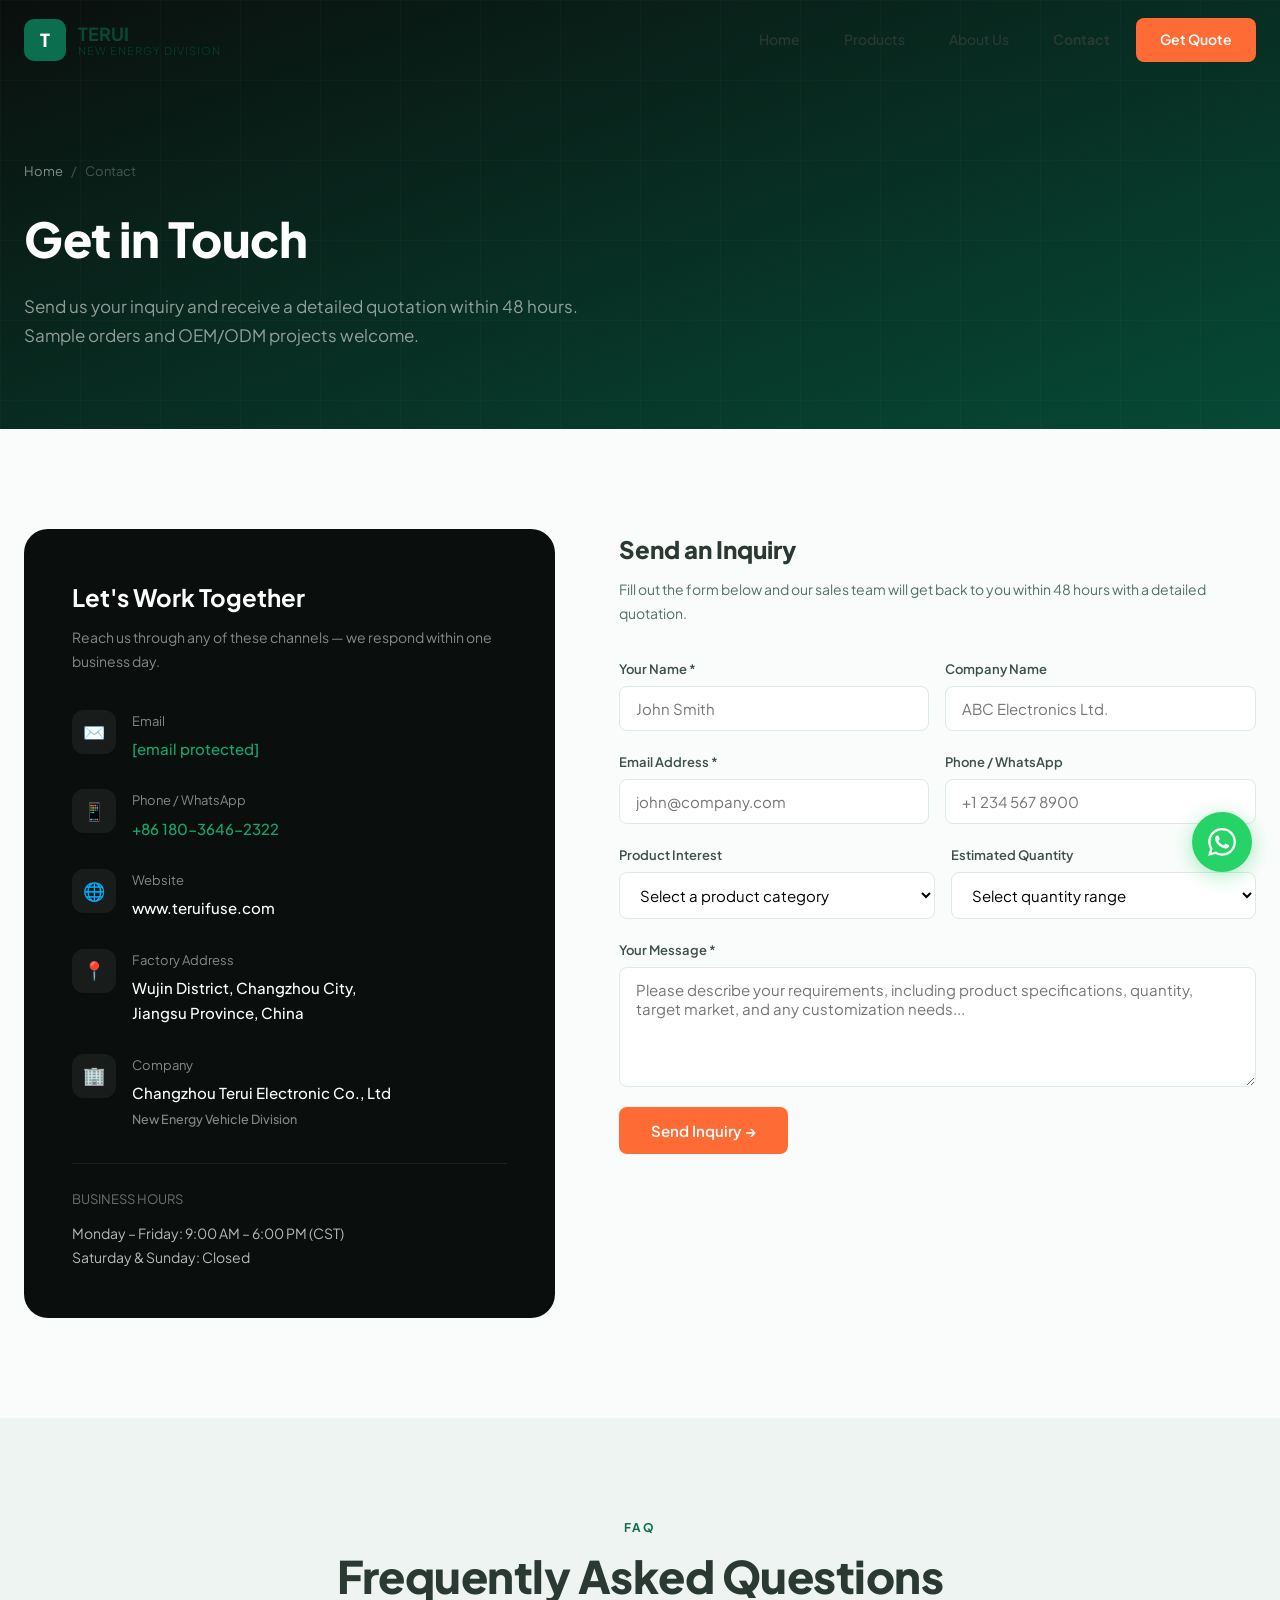
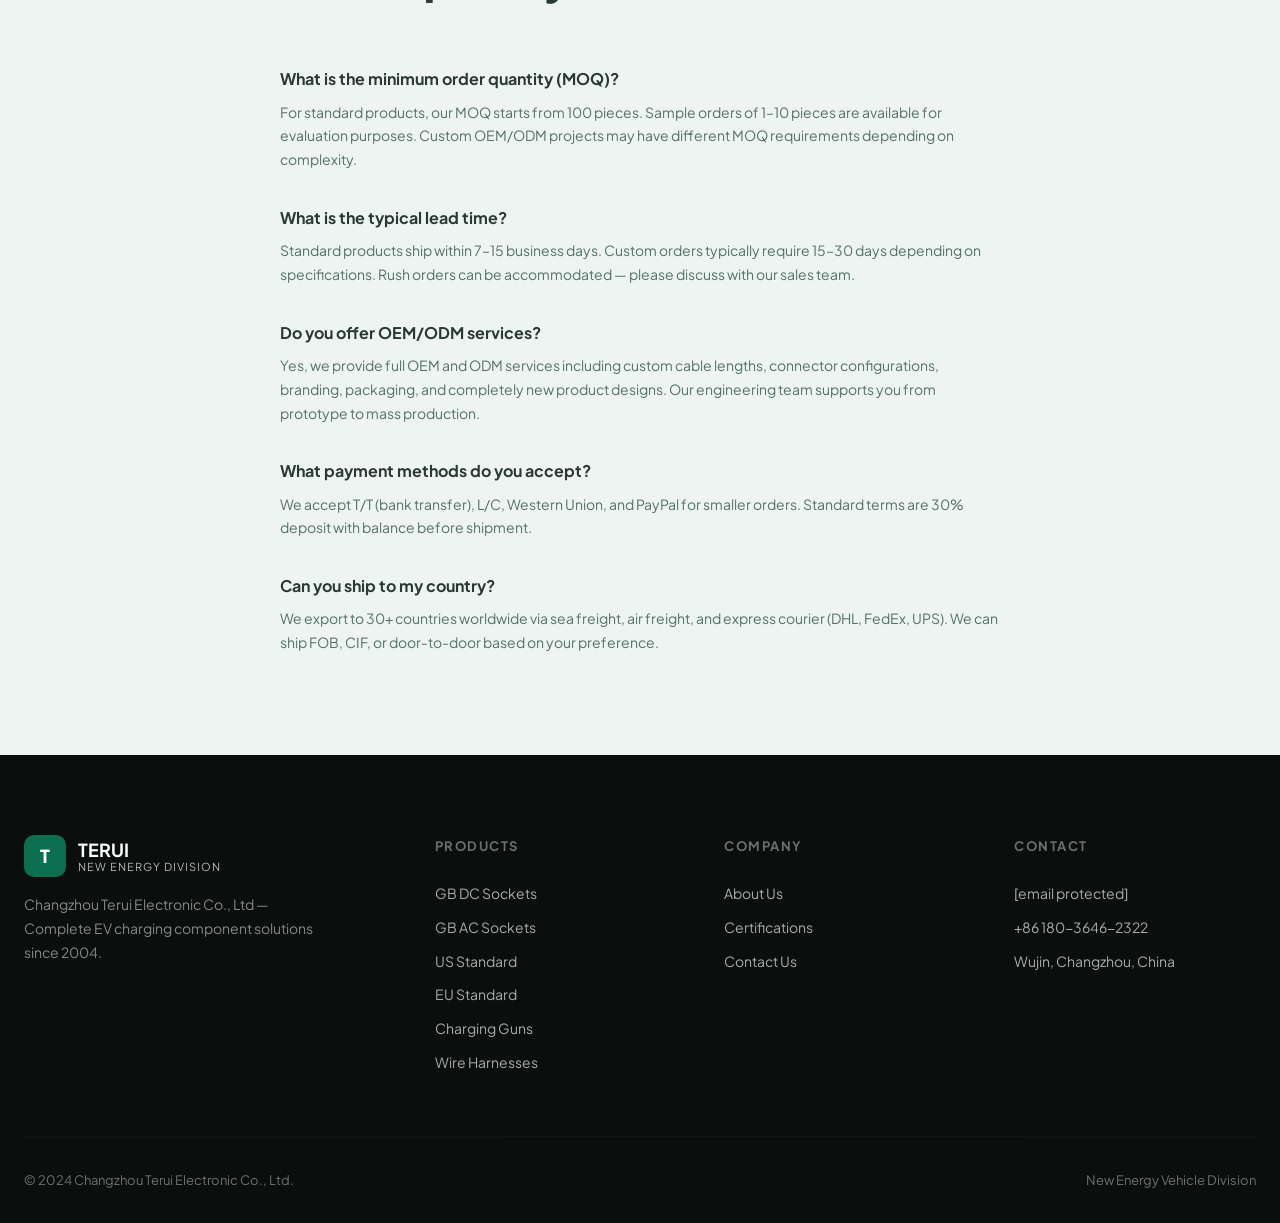
<file: contact.html>
<!DOCTYPE html>
<html lang="en">
<head>
  <meta charset="UTF-8">
  <meta name="viewport" content="width=device-width, initial-scale=1.0">
  <title>Contact Us — Terui New Energy | Get a Free Quote</title>
  <meta name="description" content="Contact Changzhou Terui Electronic for new energy fuses — EV, PV, ESS, semiconductor fuses. Free quote within 48 hours. OEM/ODM welcome.">
  <link rel="stylesheet" href="css/style.css">
  <link rel="icon" type="image/svg+xml" href="data:image/svg+xml,%3Csvg xmlns='http://www.w3.org/2000/svg' viewBox='0 0 32 32'%3E%3Crect width='32' height='32' rx='8' fill='%230B6E4F'/%3E%3Ctext x='50%25' y='55%25' dominant-baseline='middle' text-anchor='middle' font-family='sans-serif' font-weight='800' font-size='16' fill='white'%3ET%3C/text%3E%3C/svg%3E">
</head>
<body>

<header class="site-header scrolled">
  <div class="container">
    <nav class="nav-inner">
      <a href="index.html" class="logo">
        <div class="logo-icon">T</div>
        <div class="logo-text" style="color:var(--primary-dark)">TERUI<span>New Energy Division</span></div>
      </a>
      <div class="nav-links">
        <a href="index.html" class="nav-link" style="color:var(--gray-800)">Home</a>
        <a href="products.html" class="nav-link" style="color:var(--gray-800)">Products</a>
        <a href="about.html" class="nav-link" style="color:var(--gray-800)">About Us</a>
        <a href="contact.html" class="nav-link" style="color:var(--gray-800);font-weight:700">Contact</a>
        <a href="contact.html" class="nav-link nav-cta">Get Quote</a>
      </div>
      <button class="mobile-toggle" aria-label="Menu"><span style="background:var(--gray-800)"></span><span style="background:var(--gray-800)"></span><span style="background:var(--gray-800)"></span></button>
    </nav>
  </div>
</header>

<section class="page-hero">
  <div class="container">
    <div class="breadcrumb"><a href="index.html">Home</a> <span>/</span> <span>Contact</span></div>
    <h1>Get in Touch</h1>
    <p>Send us your inquiry and receive a detailed quotation within 48 hours. Sample orders and OEM/ODM projects welcome.</p>
  </div>
</section>

<section class="section">
  <div class="container">
    <div class="contact-grid">
      <!-- LEFT: INFO -->
      <div class="contact-info-card fade-up">
        <h3>Let's Work Together</h3>
        <p>Reach us through any of these channels — we respond within one business day.</p>

        <div class="contact-detail">
          <div class="contact-detail-icon">✉️</div>
          <div>
            <h4>Email</h4>
            <p><a href="/cdn-cgi/l/email-protection#2f4e43434a416f5b4a5d5a46495a5c4a014c4042" style="color:var(--primary-light)"><span class="__cf_email__" data-cfemail="3d5c515158537d49584f48545b484e58135e5250">[email&#160;protected]</span></a></p>
          </div>
        </div>

        <div class="contact-detail">
          <div class="contact-detail-icon">📱</div>
          <div>
            <h4>Phone / WhatsApp</h4>
            <p><a href="tel:+8618036462322" style="color:var(--primary-light)">+86 180-3646-2322</a></p>
          </div>
        </div>

        <div class="contact-detail">
          <div class="contact-detail-icon">🌐</div>
          <div>
            <h4>Website</h4>
            <p>www.teruifuse.com</p>
          </div>
        </div>

        <div class="contact-detail">
          <div class="contact-detail-icon">📍</div>
          <div>
            <h4>Factory Address</h4>
            <p>Wujin District, Changzhou City,<br>Jiangsu Province, China</p>
          </div>
        </div>

        <div class="contact-detail">
          <div class="contact-detail-icon">🏢</div>
          <div>
            <h4>Company</h4>
            <p>Changzhou Terui Electronic Co., Ltd<br><small style="opacity:0.5">New Energy Vehicle Division</small></p>
          </div>
        </div>

        <div style="margin-top:32px;padding-top:24px;border-top:1px solid rgba(255,255,255,0.08)">
          <p style="font-size:13px;opacity:0.4;margin-bottom:12px">BUSINESS HOURS</p>
          <p style="font-size:14px;opacity:0.7">Monday – Friday: 9:00 AM – 6:00 PM (CST)<br>Saturday & Sunday: Closed</p>
        </div>
      </div>

      <!-- RIGHT: FORM -->
      <div class="fade-up">
        <h2 style="font-size:24px;font-weight:800;margin-bottom:8px">Send an Inquiry</h2>
        <p style="font-size:14px;color:var(--gray-600);margin-bottom:32px">Fill out the form below and our sales team will get back to you within 48 hours with a detailed quotation.</p>
        
        <form class="contact-form" id="contactForm">
          <div class="form-row">
            <div class="form-group">
              <label for="name">Your Name *</label>
              <input type="text" id="name" name="name" placeholder="John Smith" required>
            </div>
            <div class="form-group">
              <label for="company">Company Name</label>
              <input type="text" id="company" name="company" placeholder="ABC Electronics Ltd.">
            </div>
          </div>
          <div class="form-row">
            <div class="form-group">
              <label for="email">Email Address *</label>
              <input type="email" id="email" name="email" placeholder="john@company.com" required>
            </div>
            <div class="form-group">
              <label for="phone">Phone / WhatsApp</label>
              <input type="tel" id="phone" name="phone" placeholder="+1 234 567 8900">
            </div>
          </div>
          <div class="form-row">
            <div class="form-group">
              <label for="product">Product Interest</label>
              <select id="product" name="product">
                <option value="">Select a product category</option>
                <option>GB DC Charging Sockets</option>
                <option>GB AC Charging Sockets</option>
                <option>US Standard (SAE J1772) Connectors</option>
                <option>EU Standard (CCS2) Connectors</option>
                <option>GB DC Charging Guns</option>
                <option>GB AC Charging Guns</option>
                <option>Low-Power DC Charging Guns</option>
                <option>Wire Harness Assemblies</option>
                <option>Terminal Pins</option>
                <option>Custom OEM/ODM Project</option>
                <option>Other</option>
              </select>
            </div>
            <div class="form-group">
              <label for="quantity">Estimated Quantity</label>
              <select id="quantity" name="quantity">
                <option value="">Select quantity range</option>
                <option>Sample (1–10 pcs)</option>
                <option>Small Batch (10–100 pcs)</option>
                <option>Medium (100–1,000 pcs)</option>
                <option>Large (1,000–10,000 pcs)</option>
                <option>Bulk (10,000+ pcs)</option>
              </select>
            </div>
          </div>
          <div class="form-group">
            <label for="message">Your Message *</label>
            <textarea id="message" name="message" placeholder="Please describe your requirements, including product specifications, quantity, target market, and any customization needs..." required></textarea>
          </div>
          <button type="submit" class="btn btn-primary" style="align-self:flex-start">Send Inquiry →</button>
        </form>
      </div>
    </div>
  </div>
</section>

<!-- FAQ -->
<section class="section section-gray">
  <div class="container">
    <div class="section-header fade-up">
      <p class="section-label">FAQ</p>
      <h2 class="section-title">Frequently Asked Questions</h2>
    </div>
    <div style="max-width:720px;margin:0 auto" class="fade-up">
      <div style="margin-bottom:32px">
        <h3 style="font-size:16px;font-weight:700;margin-bottom:8px">What is the minimum order quantity (MOQ)?</h3>
        <p style="font-size:14px;color:var(--gray-600);line-height:1.7">For standard products, our MOQ starts from 100 pieces. Sample orders of 1–10 pieces are available for evaluation purposes. Custom OEM/ODM projects may have different MOQ requirements depending on complexity.</p>
      </div>
      <div style="margin-bottom:32px">
        <h3 style="font-size:16px;font-weight:700;margin-bottom:8px">What is the typical lead time?</h3>
        <p style="font-size:14px;color:var(--gray-600);line-height:1.7">Standard products ship within 7–15 business days. Custom orders typically require 15–30 days depending on specifications. Rush orders can be accommodated — please discuss with our sales team.</p>
      </div>
      <div style="margin-bottom:32px">
        <h3 style="font-size:16px;font-weight:700;margin-bottom:8px">Do you offer OEM/ODM services?</h3>
        <p style="font-size:14px;color:var(--gray-600);line-height:1.7">Yes, we provide full OEM and ODM services including custom cable lengths, connector configurations, branding, packaging, and completely new product designs. Our engineering team supports you from prototype to mass production.</p>
      </div>
      <div style="margin-bottom:32px">
        <h3 style="font-size:16px;font-weight:700;margin-bottom:8px">What payment methods do you accept?</h3>
        <p style="font-size:14px;color:var(--gray-600);line-height:1.7">We accept T/T (bank transfer), L/C, Western Union, and PayPal for smaller orders. Standard terms are 30% deposit with balance before shipment.</p>
      </div>
      <div>
        <h3 style="font-size:16px;font-weight:700;margin-bottom:8px">Can you ship to my country?</h3>
        <p style="font-size:14px;color:var(--gray-600);line-height:1.7">We export to 30+ countries worldwide via sea freight, air freight, and express courier (DHL, FedEx, UPS). We can ship FOB, CIF, or door-to-door based on your preference.</p>
      </div>
    </div>
  </div>
</section>

<footer class="site-footer">
  <div class="container">
    <div class="footer-grid">
      <div class="footer-brand">
        <div class="logo"><div class="logo-icon">T</div><div class="logo-text" style="color:white">TERUI<span>New Energy Division</span></div></div>
        <p>Changzhou Terui Electronic Co., Ltd — Complete EV charging component solutions since 2004.</p>
      </div>
      <div class="footer-col"><h4>Products</h4><a href="products.html#dc-sockets">GB DC Sockets</a><a href="products.html#ac-sockets">GB AC Sockets</a><a href="products.html#us-standard">US Standard</a><a href="products.html#eu-standard">EU Standard</a><a href="products.html#dc-guns">Charging Guns</a><a href="products.html#harness">Wire Harnesses</a></div>
      <div class="footer-col"><h4>Company</h4><a href="about.html">About Us</a><a href="about.html#certifications">Certifications</a><a href="contact.html">Contact Us</a></div>
      <div class="footer-col"><h4>Contact</h4><a href="/cdn-cgi/l/email-protection#a4c5c8c8c1cae4d0c1d6d1cdc2d1d7c18ac7cbc9"><span class="__cf_email__" data-cfemail="52333e3e373c12263720273b342721377c313d3f">[email&#160;protected]</span></a><a href="tel:+8618036462322">+86 180-3646-2322</a><a>Wujin, Changzhou, China</a></div>
    </div>
    <div class="footer-bottom"><p>&copy; 2024 Changzhou Terui Electronic Co., Ltd.</p><p>New Energy Vehicle Division</p></div>
  </div>
</footer>

<a href="https://wa.me/8618036462322?text=Hi%2C%20I'd%20like%20to%20request%20a%20quote." class="whatsapp-float" target="_blank" rel="noopener" aria-label="WhatsApp">
  <svg width="28" height="28" viewBox="0 0 24 24" fill="white"><path d="M17.472 14.382c-.297-.149-1.758-.867-2.03-.967-.273-.099-.471-.148-.67.15-.197.297-.767.966-.94 1.164-.173.199-.347.223-.644.075-.297-.15-1.255-.463-2.39-1.475-.883-.788-1.48-1.761-1.653-2.059-.173-.297-.018-.458.13-.606.134-.133.298-.347.446-.52.149-.174.198-.298.298-.497.099-.198.05-.371-.025-.52-.075-.149-.669-1.612-.916-2.207-.242-.579-.487-.5-.669-.51-.173-.008-.371-.01-.57-.01-.198 0-.52.074-.792.372-.272.297-1.04 1.016-1.04 2.479 0 1.462 1.065 2.875 1.213 3.074.149.198 2.096 3.2 5.077 4.487.709.306 1.262.489 1.694.625.712.227 1.36.195 1.871.118.571-.085 1.758-.719 2.006-1.413.248-.694.248-1.289.173-1.413-.074-.124-.272-.198-.57-.347m-5.421 7.403h-.004a9.87 9.87 0 01-5.031-1.378l-.361-.214-3.741.982.998-3.648-.235-.374a9.86 9.86 0 01-1.51-5.26c.001-5.45 4.436-9.884 9.888-9.884 2.64 0 5.122 1.03 6.988 2.898a9.825 9.825 0 012.893 6.994c-.003 5.45-4.437 9.884-9.885 9.884m8.413-18.297A11.815 11.815 0 0012.05 0C5.495 0 .16 5.335.157 11.892c0 2.096.547 4.142 1.588 5.945L.057 24l6.305-1.654a11.882 11.882 0 005.683 1.448h.005c6.554 0 11.89-5.335 11.893-11.893a11.821 11.821 0 00-3.48-8.413z"/></svg>
</a>

<script src="js/main.js"></script>
</body>
</html>
</file>
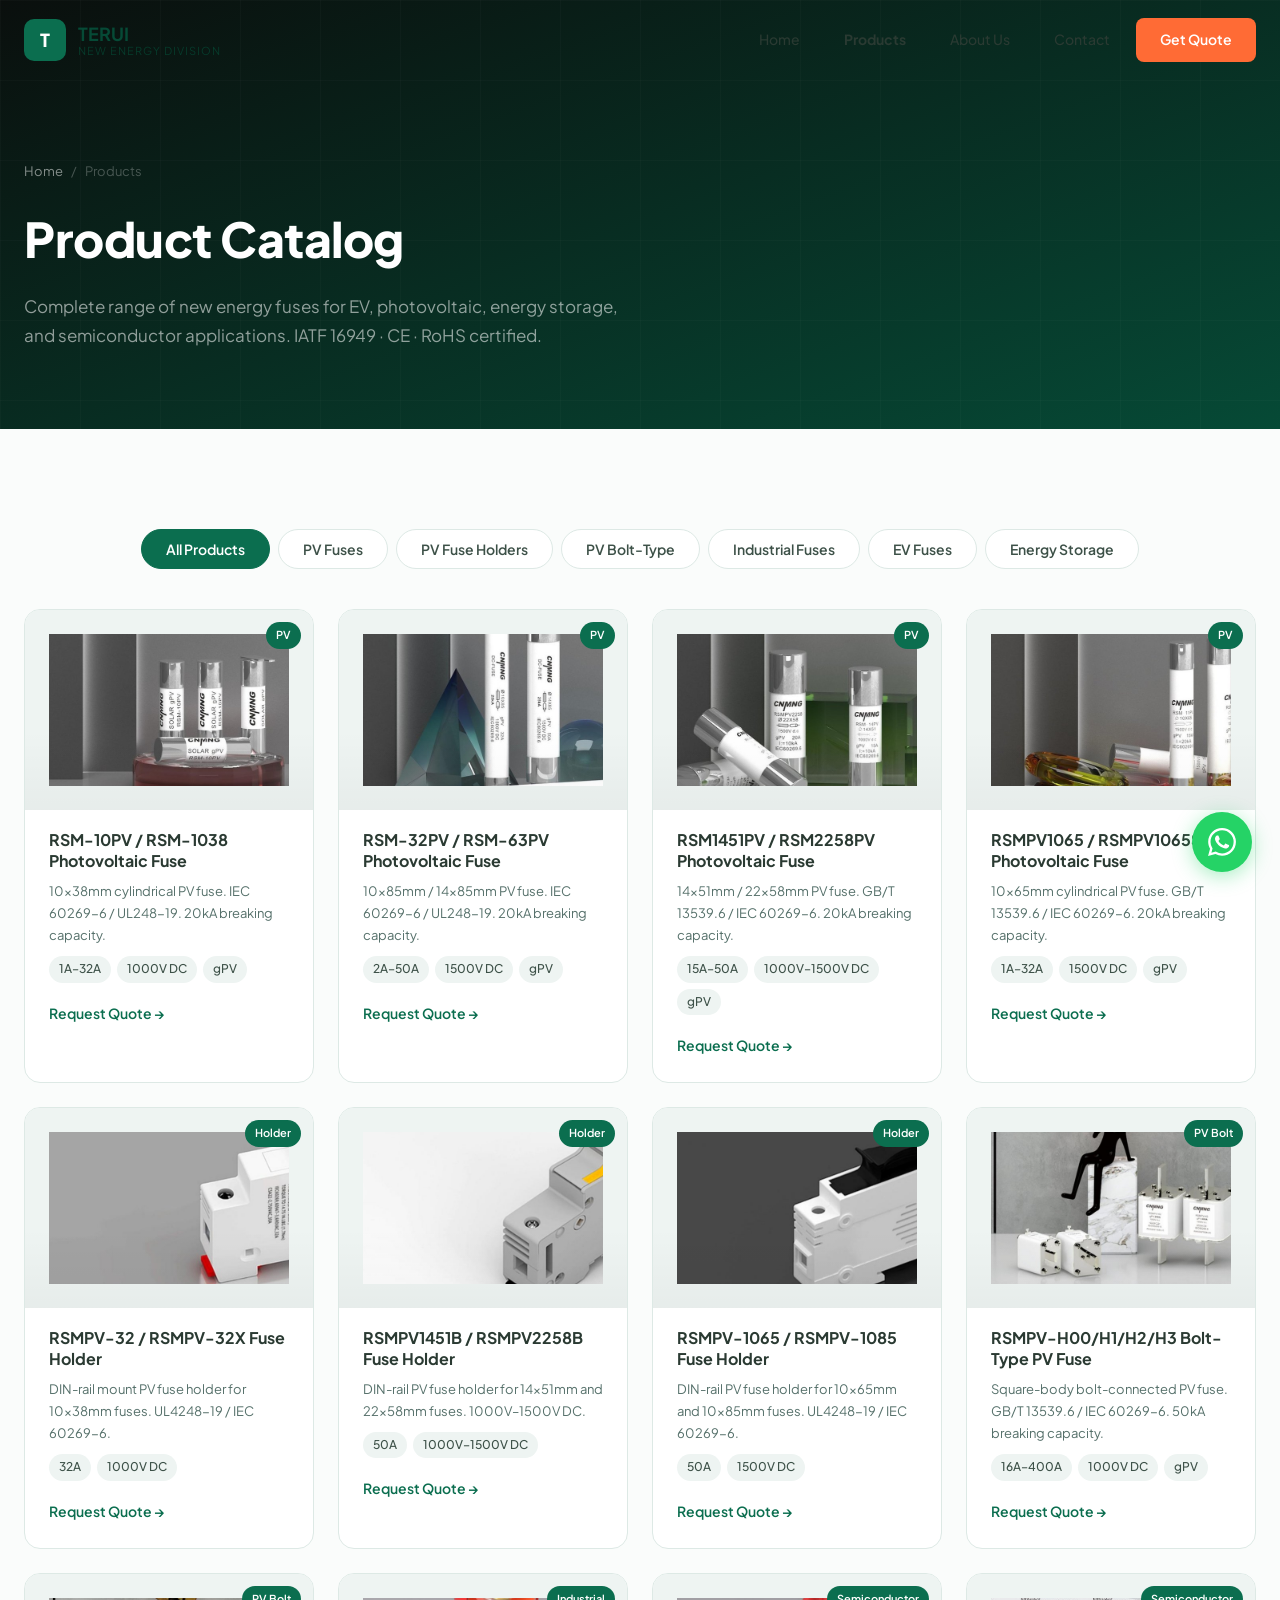
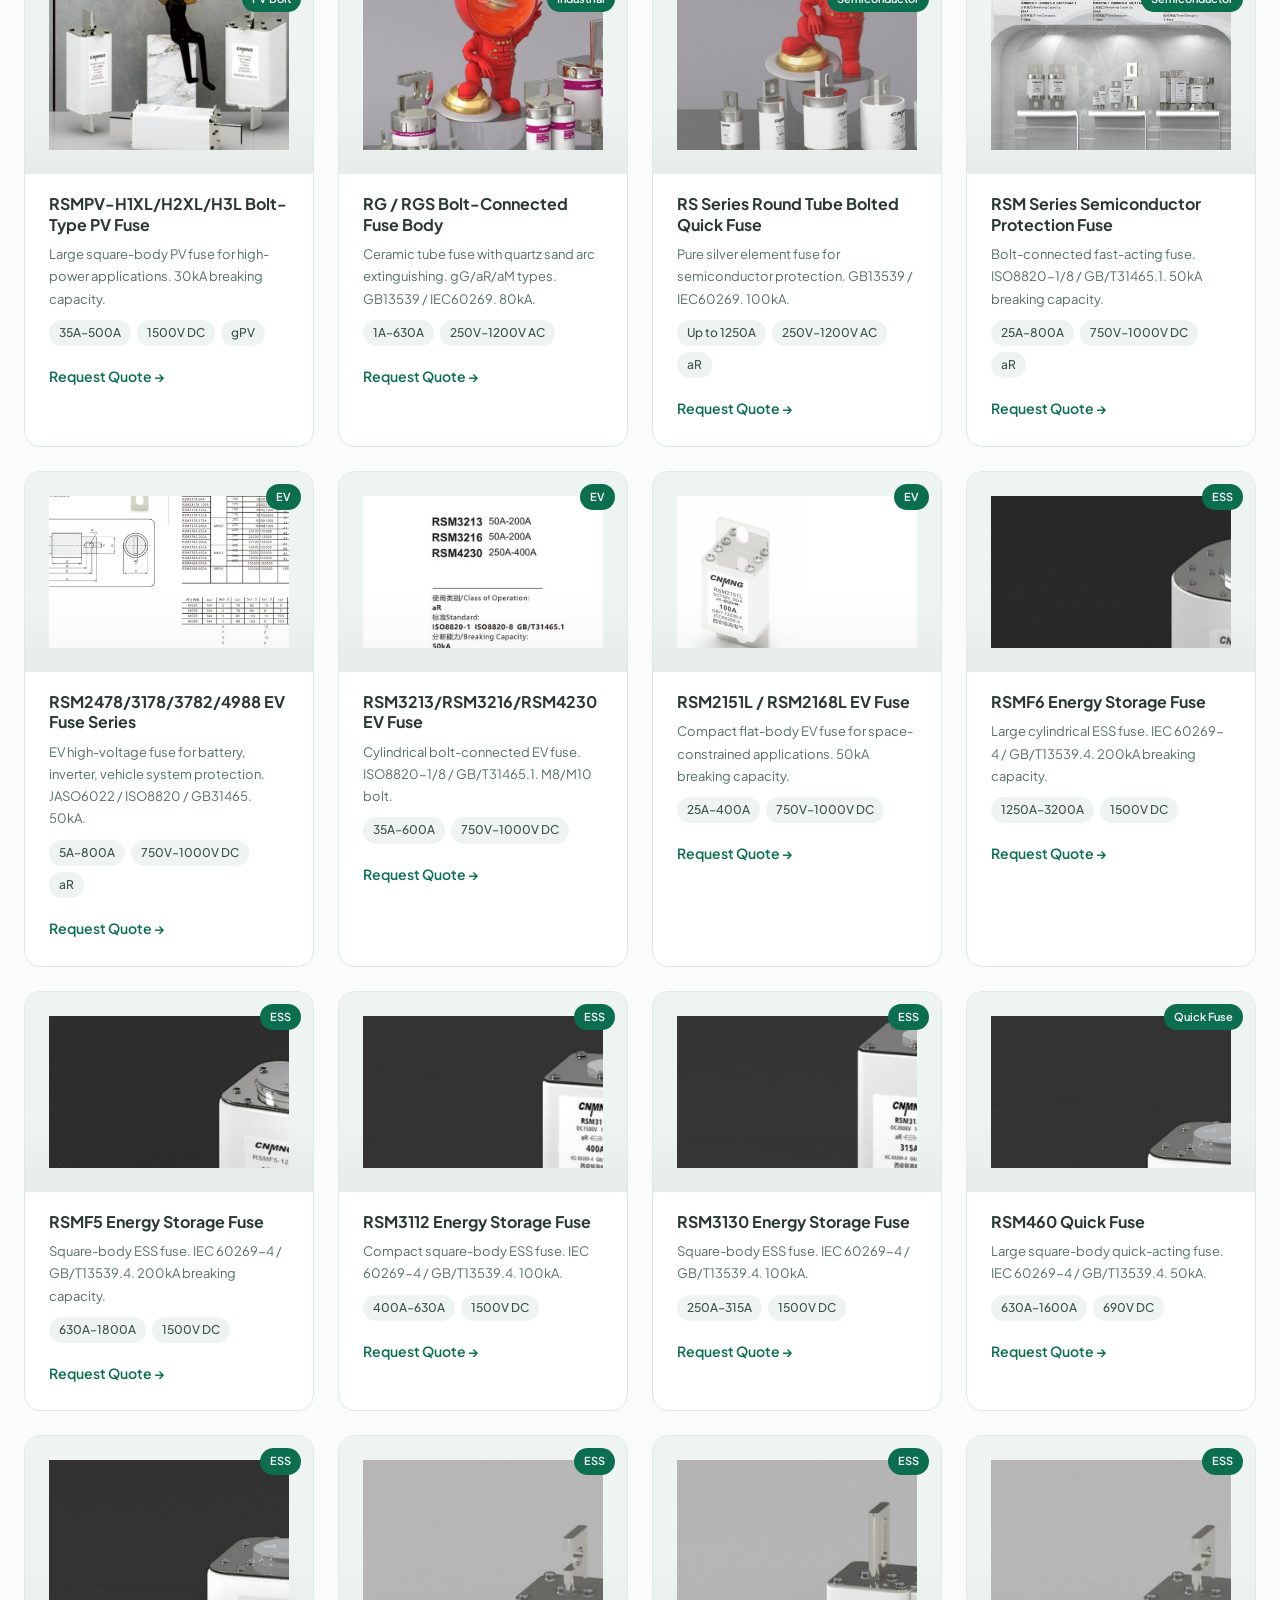
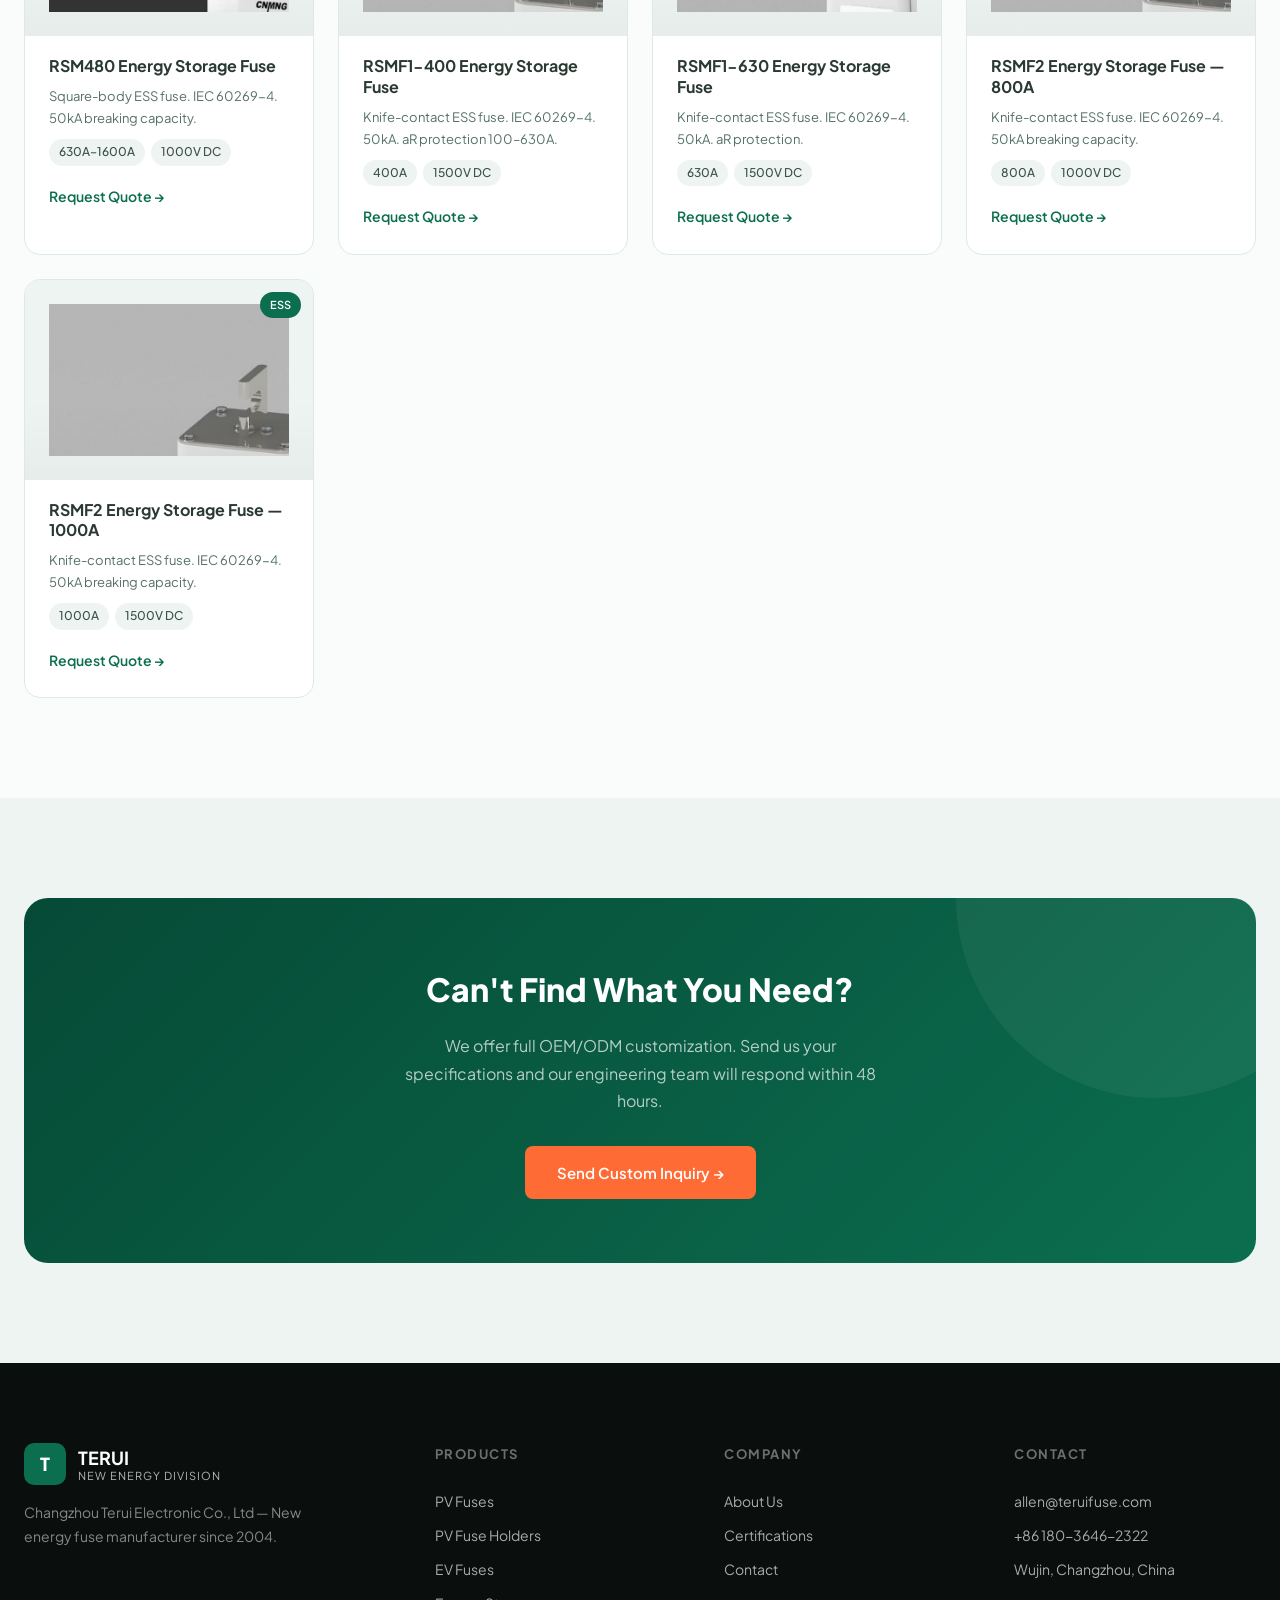
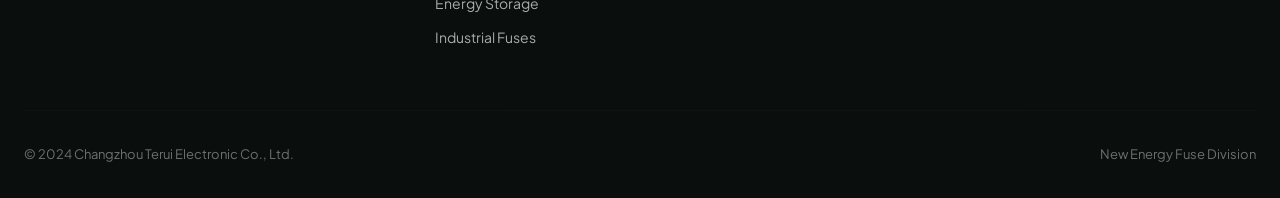
<file: products.html>
<!DOCTYPE html>
<html lang="en">
<head>
  <meta charset="UTF-8">
  <meta name="viewport" content="width=device-width, initial-scale=1.0">
  <title>Products — Terui New Energy Fuse | EV, PV, ESS Fuses</title>
  <meta name="description" content="New energy fuses: EV high-voltage fuses, PV fuses, ESS fuses, semiconductor fuses. IATF 16949, CE, RoHS certified.">
  <link rel="stylesheet" href="css/style.css">
  <link rel="icon" type="image/svg+xml" href="data:image/svg+xml,%3Csvg xmlns='http://www.w3.org/2000/svg' viewBox='0 0 32 32'%3E%3Crect width='32' height='32' rx='8' fill='%230B6E4F'/%3E%3Ctext x='50%25' y='55%25' dominant-baseline='middle' text-anchor='middle' font-family='sans-serif' font-weight='800' font-size='16' fill='white'%3ET%3C/text%3E%3C/svg%3E">
</head>
<body>
<header class="site-header scrolled"><div class="container"><nav class="nav-inner"><a href="index.html" class="logo"><div class="logo-icon">T</div><div class="logo-text" style="color:var(--primary-dark)">TERUI<span>New Energy Division</span></div></a><div class="nav-links"><a href="index.html" class="nav-link" style="color:var(--gray-800)">Home</a><a href="products.html" class="nav-link" style="color:var(--gray-800);font-weight:700">Products</a><a href="about.html" class="nav-link" style="color:var(--gray-800)">About Us</a><a href="contact.html" class="nav-link" style="color:var(--gray-800)">Contact</a><a href="contact.html" class="nav-link nav-cta">Get Quote</a></div><button class="mobile-toggle" aria-label="Menu"><span style="background:var(--gray-800)"></span><span style="background:var(--gray-800)"></span><span style="background:var(--gray-800)"></span></button></nav></div></header>

<section class="page-hero"><div class="container"><div class="breadcrumb"><a href="index.html">Home</a> <span>/</span> <span>Products</span></div><h1>Product Catalog</h1><p>Complete range of new energy fuses for EV, photovoltaic, energy storage, and semiconductor applications. IATF 16949 · CE · RoHS certified.</p></div></section>

<section class="section"><div class="container">
<div class="category-nav">
  <button class="cat-btn active" data-category="all">All Products</button>
  <button class="cat-btn" data-category="pv-fuse">PV Fuses</button>
  <button class="cat-btn" data-category="pv-holder">PV Fuse Holders</button>
  <button class="cat-btn" data-category="pv-bolt">PV Bolt-Type</button>
  <button class="cat-btn" data-category="industrial">Industrial Fuses</button>
  <button class="cat-btn" data-category="ev-fuse">EV Fuses</button>
  <button class="cat-btn" data-category="ess-fuse">Energy Storage</button>
</div>
<div class="products-grid" id="productGrid">

  <div class="product-card fade-up" data-category="pv-fuse" id="pv-fuses"><div class="product-thumb"><img src="images/fuse-pv-rsm10.jpg" alt="RSM-10PV"><span class="product-badge">PV</span></div><div class="product-info"><h3>RSM-10PV / RSM-1038 Photovoltaic Fuse</h3><p style="font-size:13px;color:var(--gray-600);margin-bottom:10px">10×38mm cylindrical PV fuse. IEC 60269-6 / UL248-19. 20kA breaking capacity.</p><div class="product-specs"><span class="product-spec">1A–32A</span><span class="product-spec">1000V DC</span><span class="product-spec">gPV</span></div><a href="contact.html" class="product-link">Request Quote →</a></div></div>

  <div class="product-card fade-up" data-category="pv-fuse"><div class="product-thumb"><img src="images/fuse-pv-rsm32.jpg" alt="RSM-32PV"><span class="product-badge">PV</span></div><div class="product-info"><h3>RSM-32PV / RSM-63PV Photovoltaic Fuse</h3><p style="font-size:13px;color:var(--gray-600);margin-bottom:10px">10×85mm / 14×85mm PV fuse. IEC 60269-6 / UL248-19. 20kA breaking capacity.</p><div class="product-specs"><span class="product-spec">2A–50A</span><span class="product-spec">1500V DC</span><span class="product-spec">gPV</span></div><a href="contact.html" class="product-link">Request Quote →</a></div></div>

  <div class="product-card fade-up" data-category="pv-fuse"><div class="product-thumb"><img src="images/fuse-pv-rsm1451.jpg" alt="RSM1451PV"><span class="product-badge">PV</span></div><div class="product-info"><h3>RSM1451PV / RSM2258PV Photovoltaic Fuse</h3><p style="font-size:13px;color:var(--gray-600);margin-bottom:10px">14×51mm / 22×58mm PV fuse. GB/T 13539.6 / IEC 60269-6. 20kA breaking capacity.</p><div class="product-specs"><span class="product-spec">15A–50A</span><span class="product-spec">1000V–1500V DC</span><span class="product-spec">gPV</span></div><a href="contact.html" class="product-link">Request Quote →</a></div></div>

  <div class="product-card fade-up" data-category="pv-fuse"><div class="product-thumb"><img src="images/fuse-pv-rsmpv1065.jpg" alt="RSMPV1065"><span class="product-badge">PV</span></div><div class="product-info"><h3>RSMPV1065 / RSMPV1065S Photovoltaic Fuse</h3><p style="font-size:13px;color:var(--gray-600);margin-bottom:10px">10×65mm cylindrical PV fuse. GB/T 13539.6 / IEC 60269-6. 20kA breaking capacity.</p><div class="product-specs"><span class="product-spec">1A–32A</span><span class="product-spec">1500V DC</span><span class="product-spec">gPV</span></div><a href="contact.html" class="product-link">Request Quote →</a></div></div>

  <div class="product-card fade-up" data-category="pv-holder" id="pv-holders"><div class="product-thumb"><img src="images/fuse-holder-rsmpv32.jpg" alt="RSMPV-32 Holder"><span class="product-badge">Holder</span></div><div class="product-info"><h3>RSMPV-32 / RSMPV-32X Fuse Holder</h3><p style="font-size:13px;color:var(--gray-600);margin-bottom:10px">DIN-rail mount PV fuse holder for 10×38mm fuses. UL4248-19 / IEC 60269-6.</p><div class="product-specs"><span class="product-spec">32A</span><span class="product-spec">1000V DC</span></div><a href="contact.html" class="product-link">Request Quote →</a></div></div>

  <div class="product-card fade-up" data-category="pv-holder"><div class="product-thumb"><img src="images/fuse-holder-rsmpv1451b.jpg" alt="RSMPV1451B Holder"><span class="product-badge">Holder</span></div><div class="product-info"><h3>RSMPV1451B / RSMPV2258B Fuse Holder</h3><p style="font-size:13px;color:var(--gray-600);margin-bottom:10px">DIN-rail PV fuse holder for 14×51mm and 22×58mm fuses. 1000V–1500V DC.</p><div class="product-specs"><span class="product-spec">50A</span><span class="product-spec">1000V–1500V DC</span></div><a href="contact.html" class="product-link">Request Quote →</a></div></div>

  <div class="product-card fade-up" data-category="pv-holder"><div class="product-thumb"><img src="images/fuse-holder-rsmpv1065.jpg" alt="RSMPV-1065 Holder"><span class="product-badge">Holder</span></div><div class="product-info"><h3>RSMPV-1065 / RSMPV-1085 Fuse Holder</h3><p style="font-size:13px;color:var(--gray-600);margin-bottom:10px">DIN-rail PV fuse holder for 10×65mm and 10×85mm fuses. UL4248-19 / IEC 60269-6.</p><div class="product-specs"><span class="product-spec">50A</span><span class="product-spec">1500V DC</span></div><a href="contact.html" class="product-link">Request Quote →</a></div></div>

  <div class="product-card fade-up" data-category="pv-bolt" id="pv-bolt"><div class="product-thumb"><img src="images/fuse-bolt-pv-h.jpg" alt="RSMPV-H"><span class="product-badge">PV Bolt</span></div><div class="product-info"><h3>RSMPV-H00/H1/H2/H3 Bolt-Type PV Fuse</h3><p style="font-size:13px;color:var(--gray-600);margin-bottom:10px">Square-body bolt-connected PV fuse. GB/T 13539.6 / IEC 60269-6. 50kA breaking capacity.</p><div class="product-specs"><span class="product-spec">16A–400A</span><span class="product-spec">1000V DC</span><span class="product-spec">gPV</span></div><a href="contact.html" class="product-link">Request Quote →</a></div></div>

  <div class="product-card fade-up" data-category="pv-bolt"><div class="product-thumb"><img src="images/fuse-bolt-pv-hxl.jpg" alt="RSMPV-HXL"><span class="product-badge">PV Bolt</span></div><div class="product-info"><h3>RSMPV-H1XL/H2XL/H3L Bolt-Type PV Fuse</h3><p style="font-size:13px;color:var(--gray-600);margin-bottom:10px">Large square-body PV fuse for high-power applications. 30kA breaking capacity.</p><div class="product-specs"><span class="product-spec">35A–500A</span><span class="product-spec">1500V DC</span><span class="product-spec">gPV</span></div><a href="contact.html" class="product-link">Request Quote →</a></div></div>

  <div class="product-card fade-up" data-category="industrial" id="industrial"><div class="product-thumb"><img src="images/fuse-bolt-connected.jpg" alt="RG Series"><span class="product-badge">Industrial</span></div><div class="product-info"><h3>RG / RGS Bolt-Connected Fuse Body</h3><p style="font-size:13px;color:var(--gray-600);margin-bottom:10px">Ceramic tube fuse with quartz sand arc extinguishing. gG/aR/aM types. GB13539 / IEC60269. 80kA.</p><div class="product-specs"><span class="product-spec">1A–630A</span><span class="product-spec">250V–1200V AC</span></div><a href="contact.html" class="product-link">Request Quote →</a></div></div>

  <div class="product-card fade-up" data-category="industrial"><div class="product-thumb"><img src="images/fuse-round-tube.jpg" alt="RS Series"><span class="product-badge">Semiconductor</span></div><div class="product-info"><h3>RS Series Round Tube Bolted Quick Fuse</h3><p style="font-size:13px;color:var(--gray-600);margin-bottom:10px">Pure silver element fuse for semiconductor protection. GB13539 / IEC60269. 100kA.</p><div class="product-specs"><span class="product-spec">Up to 1250A</span><span class="product-spec">250V–1200V AC</span><span class="product-spec">aR</span></div><a href="contact.html" class="product-link">Request Quote →</a></div></div>

  <div class="product-card fade-up" data-category="industrial"><div class="product-thumb"><img src="images/fuse-semiconductor-display.jpg" alt="RSM Semiconductor"><span class="product-badge">Semiconductor</span></div><div class="product-info"><h3>RSM Series Semiconductor Protection Fuse</h3><p style="font-size:13px;color:var(--gray-600);margin-bottom:10px">Bolt-connected fast-acting fuse. ISO8820-1/8 / GB/T31465.1. 50kA breaking capacity.</p><div class="product-specs"><span class="product-spec">25A–800A</span><span class="product-spec">750V–1000V DC</span><span class="product-spec">aR</span></div><a href="contact.html" class="product-link">Request Quote →</a></div></div>

  <div class="product-card fade-up" data-category="ev-fuse" id="ev-fuses"><div class="product-thumb"><img src="images/fuse-ev-rsm-range.jpg" alt="EV Fuse Range"><span class="product-badge">EV</span></div><div class="product-info"><h3>RSM2478/3178/3782/4988 EV Fuse Series</h3><p style="font-size:13px;color:var(--gray-600);margin-bottom:10px">EV high-voltage fuse for battery, inverter, vehicle system protection. JASO6022 / ISO8820 / GB31465. 50kA.</p><div class="product-specs"><span class="product-spec">5A–800A</span><span class="product-spec">750V–1000V DC</span><span class="product-spec">aR</span></div><a href="contact.html" class="product-link">Request Quote →</a></div></div>

  <div class="product-card fade-up" data-category="ev-fuse"><div class="product-thumb"><img src="images/fuse-ev-rsm3216.jpg" alt="RSM3216"><span class="product-badge">EV</span></div><div class="product-info"><h3>RSM3213/RSM3216/RSM4230 EV Fuse</h3><p style="font-size:13px;color:var(--gray-600);margin-bottom:10px">Cylindrical bolt-connected EV fuse. ISO8820-1/8 / GB/T31465.1. M8/M10 bolt.</p><div class="product-specs"><span class="product-spec">35A–600A</span><span class="product-spec">750V–1000V DC</span></div><a href="contact.html" class="product-link">Request Quote →</a></div></div>

  <div class="product-card fade-up" data-category="ev-fuse"><div class="product-thumb"><img src="images/fuse-ev-rsm2151l.jpg" alt="RSM2151L"><span class="product-badge">EV</span></div><div class="product-info"><h3>RSM2151L / RSM2168L EV Fuse</h3><p style="font-size:13px;color:var(--gray-600);margin-bottom:10px">Compact flat-body EV fuse for space-constrained applications. 50kA breaking capacity.</p><div class="product-specs"><span class="product-spec">25A–400A</span><span class="product-spec">750V–1000V DC</span></div><a href="contact.html" class="product-link">Request Quote →</a></div></div>

  <div class="product-card fade-up" data-category="ess-fuse" id="ess-fuses"><div class="product-thumb"><img src="images/fuse-ess-rsmf6.jpg" alt="RSMF6"><span class="product-badge">ESS</span></div><div class="product-info"><h3>RSMF6 Energy Storage Fuse</h3><p style="font-size:13px;color:var(--gray-600);margin-bottom:10px">Large cylindrical ESS fuse. IEC 60269-4 / GB/T13539.4. 200kA breaking capacity.</p><div class="product-specs"><span class="product-spec">1250A–3200A</span><span class="product-spec">1500V DC</span></div><a href="contact.html" class="product-link">Request Quote →</a></div></div>

  <div class="product-card fade-up" data-category="ess-fuse"><div class="product-thumb"><img src="images/fuse-ess-rsmf5.jpg" alt="RSMF5"><span class="product-badge">ESS</span></div><div class="product-info"><h3>RSMF5 Energy Storage Fuse</h3><p style="font-size:13px;color:var(--gray-600);margin-bottom:10px">Square-body ESS fuse. IEC 60269-4 / GB/T13539.4. 200kA breaking capacity.</p><div class="product-specs"><span class="product-spec">630A–1800A</span><span class="product-spec">1500V DC</span></div><a href="contact.html" class="product-link">Request Quote →</a></div></div>

  <div class="product-card fade-up" data-category="ess-fuse"><div class="product-thumb"><img src="images/fuse-ess-rsm3112.jpg" alt="RSM3112"><span class="product-badge">ESS</span></div><div class="product-info"><h3>RSM3112 Energy Storage Fuse</h3><p style="font-size:13px;color:var(--gray-600);margin-bottom:10px">Compact square-body ESS fuse. IEC 60269-4 / GB/T13539.4. 100kA.</p><div class="product-specs"><span class="product-spec">400A–630A</span><span class="product-spec">1500V DC</span></div><a href="contact.html" class="product-link">Request Quote →</a></div></div>

  <div class="product-card fade-up" data-category="ess-fuse"><div class="product-thumb"><img src="images/fuse-ess-rsm3130.jpg" alt="RSM3130"><span class="product-badge">ESS</span></div><div class="product-info"><h3>RSM3130 Energy Storage Fuse</h3><p style="font-size:13px;color:var(--gray-600);margin-bottom:10px">Square-body ESS fuse. IEC 60269-4 / GB/T13539.4. 100kA.</p><div class="product-specs"><span class="product-spec">250A–315A</span><span class="product-spec">1500V DC</span></div><a href="contact.html" class="product-link">Request Quote →</a></div></div>

  <div class="product-card fade-up" data-category="ess-fuse"><div class="product-thumb"><img src="images/fuse-quick-rsm460.jpg" alt="RSM460"><span class="product-badge">Quick Fuse</span></div><div class="product-info"><h3>RSM460 Quick Fuse</h3><p style="font-size:13px;color:var(--gray-600);margin-bottom:10px">Large square-body quick-acting fuse. IEC 60269-4 / GB/T13539.4. 50kA.</p><div class="product-specs"><span class="product-spec">630A–1600A</span><span class="product-spec">690V DC</span></div><a href="contact.html" class="product-link">Request Quote →</a></div></div>

  <div class="product-card fade-up" data-category="ess-fuse"><div class="product-thumb"><img src="images/fuse-ess-rsm480.jpg" alt="RSM480"><span class="product-badge">ESS</span></div><div class="product-info"><h3>RSM480 Energy Storage Fuse</h3><p style="font-size:13px;color:var(--gray-600);margin-bottom:10px">Square-body ESS fuse. IEC 60269-4. 50kA breaking capacity.</p><div class="product-specs"><span class="product-spec">630A–1600A</span><span class="product-spec">1000V DC</span></div><a href="contact.html" class="product-link">Request Quote →</a></div></div>

  <div class="product-card fade-up" data-category="ess-fuse"><div class="product-thumb"><img src="images/fuse-ess-rsmf1-400.jpg" alt="RSMF1-400"><span class="product-badge">ESS</span></div><div class="product-info"><h3>RSMF1-400 Energy Storage Fuse</h3><p style="font-size:13px;color:var(--gray-600);margin-bottom:10px">Knife-contact ESS fuse. IEC 60269-4. 50kA. aR protection 100–630A.</p><div class="product-specs"><span class="product-spec">400A</span><span class="product-spec">1500V DC</span></div><a href="contact.html" class="product-link">Request Quote →</a></div></div>

  <div class="product-card fade-up" data-category="ess-fuse"><div class="product-thumb"><img src="images/fuse-ess-rsmf1-630.jpg" alt="RSMF1-630"><span class="product-badge">ESS</span></div><div class="product-info"><h3>RSMF1-630 Energy Storage Fuse</h3><p style="font-size:13px;color:var(--gray-600);margin-bottom:10px">Knife-contact ESS fuse. IEC 60269-4. 50kA. aR protection.</p><div class="product-specs"><span class="product-spec">630A</span><span class="product-spec">1500V DC</span></div><a href="contact.html" class="product-link">Request Quote →</a></div></div>

  <div class="product-card fade-up" data-category="ess-fuse"><div class="product-thumb"><img src="images/fuse-ess-rsmf2-800.jpg" alt="RSMF2-800"><span class="product-badge">ESS</span></div><div class="product-info"><h3>RSMF2 Energy Storage Fuse — 800A</h3><p style="font-size:13px;color:var(--gray-600);margin-bottom:10px">Knife-contact ESS fuse. IEC 60269-4. 50kA breaking capacity.</p><div class="product-specs"><span class="product-spec">800A</span><span class="product-spec">1000V DC</span></div><a href="contact.html" class="product-link">Request Quote →</a></div></div>

  <div class="product-card fade-up" data-category="ess-fuse"><div class="product-thumb"><img src="images/fuse-ess-rsmf2-1000.jpg" alt="RSMF2-1000"><span class="product-badge">ESS</span></div><div class="product-info"><h3>RSMF2 Energy Storage Fuse — 1000A</h3><p style="font-size:13px;color:var(--gray-600);margin-bottom:10px">Knife-contact ESS fuse. IEC 60269-4. 50kA breaking capacity.</p><div class="product-specs"><span class="product-spec">1000A</span><span class="product-spec">1500V DC</span></div><a href="contact.html" class="product-link">Request Quote →</a></div></div>

</div></div></section>

<section class="section section-gray"><div class="container"><div class="cta-banner fade-up"><h2>Can't Find What You Need?</h2><p>We offer full OEM/ODM customization. Send us your specifications and our engineering team will respond within 48 hours.</p><a href="contact.html" class="btn btn-primary">Send Custom Inquiry →</a></div></div></section>

<footer class="site-footer"><div class="container"><div class="footer-grid"><div class="footer-brand"><div class="logo"><div class="logo-icon">T</div><div class="logo-text" style="color:white">TERUI<span>New Energy Division</span></div></div><p>Changzhou Terui Electronic Co., Ltd — New energy fuse manufacturer since 2004.</p></div><div class="footer-col"><h4>Products</h4><a href="#pv-fuses">PV Fuses</a><a href="#pv-holders">PV Fuse Holders</a><a href="#ev-fuses">EV Fuses</a><a href="#ess-fuses">Energy Storage</a><a href="#industrial">Industrial Fuses</a></div><div class="footer-col"><h4>Company</h4><a href="about.html">About Us</a><a href="about.html#certifications">Certifications</a><a href="contact.html">Contact</a></div><div class="footer-col"><h4>Contact</h4><a href="mailto:allen@teruifuse.com">allen@teruifuse.com</a><a href="tel:+8618036462322">+86 180-3646-2322</a><a>Wujin, Changzhou, China</a></div></div><div class="footer-bottom"><p>&copy; 2024 Changzhou Terui Electronic Co., Ltd.</p><p>New Energy Fuse Division</p></div></div></footer>

<a href="https://wa.me/8618036462322?text=Hi%2C%20I'm%20interested%20in%20your%20new%20energy%20fuses." class="whatsapp-float" target="_blank" rel="noopener" aria-label="WhatsApp">
  <svg width="28" height="28" viewBox="0 0 24 24" fill="white"><path d="M17.472 14.382c-.297-.149-1.758-.867-2.03-.967-.273-.099-.471-.148-.67.15-.197.297-.767.966-.94 1.164-.173.199-.347.223-.644.075-.297-.15-1.255-.463-2.39-1.475-.883-.788-1.48-1.761-1.653-2.059-.173-.297-.018-.458.13-.606.134-.133.298-.347.446-.52.149-.174.198-.298.298-.497.099-.198.05-.371-.025-.52-.075-.149-.669-1.612-.916-2.207-.242-.579-.487-.5-.669-.51-.173-.008-.371-.01-.57-.01-.198 0-.52.074-.792.372-.272.297-1.04 1.016-1.04 2.479 0 1.462 1.065 2.875 1.213 3.074.149.198 2.096 3.2 5.077 4.487.709.306 1.262.489 1.694.625.712.227 1.36.195 1.871.118.571-.085 1.758-.719 2.006-1.413.248-.694.248-1.289.173-1.413-.074-.124-.272-.198-.57-.347m-5.421 7.403h-.004a9.87 9.87 0 01-5.031-1.378l-.361-.214-3.741.982.998-3.648-.235-.374a9.86 9.86 0 01-1.51-5.26c.001-5.45 4.436-9.884 9.888-9.884 2.64 0 5.122 1.03 6.988 2.898a9.825 9.825 0 012.893 6.994c-.003 5.45-4.437 9.884-9.885 9.884m8.413-18.297A11.815 11.815 0 0012.05 0C5.495 0 .16 5.335.157 11.892c0 2.096.547 4.142 1.588 5.945L.057 24l6.305-1.654a11.882 11.882 0 005.683 1.448h.005c6.554 0 11.89-5.335 11.893-11.893a11.821 11.821 0 00-3.48-8.413z"/></svg>
</a>
<script src="js/main.js"></script>
</body>
</html>
</file>
<file: css/style.css>
/* ============================================
   TERUI NEW ENERGY — Global Stylesheet
   ============================================ */

@import url('https://fonts.googleapis.com/css2?family=Plus+Jakarta+Sans:wght@300;400;500;600;700;800&family=Space+Mono:wght@400;700&display=swap');

:root {
  --primary: #0B6E4F;
  --primary-light: #14A76C;
  --primary-dark: #064A36;
  --accent: #FF6B35;
  --accent-light: #FF8F66;
  --dark: #0A0F0D;
  --dark-surface: #121A16;
  --dark-card: #1A2520;
  --gray-900: #1B2721;
  --gray-800: #2A3A32;
  --gray-700: #3D5148;
  --gray-600: #55706A;
  --gray-500: #7A9A91;
  --gray-400: #9DB8B0;
  --gray-300: #C1D6CF;
  --gray-200: #DDE9E5;
  --gray-100: #EEF4F2;
  --white: #FAFCFB;
  --font-main: 'Plus Jakarta Sans', -apple-system, sans-serif;
  --font-mono: 'Space Mono', monospace;
  --shadow-sm: 0 1px 3px rgba(0,0,0,0.12);
  --shadow-md: 0 4px 16px rgba(0,0,0,0.1);
  --shadow-lg: 0 12px 40px rgba(0,0,0,0.15);
  --shadow-xl: 0 24px 60px rgba(0,0,0,0.2);
  --radius: 8px;
  --radius-lg: 16px;
  --radius-xl: 24px;
  --transition: 0.3s cubic-bezier(0.4, 0, 0.2, 1);
  --max-width: 1280px;
}

*, *::before, *::after { box-sizing: border-box; margin: 0; padding: 0; }

html { scroll-behavior: smooth; font-size: 16px; }

body {
  font-family: var(--font-main);
  color: var(--gray-800);
  background: var(--white);
  line-height: 1.7;
  -webkit-font-smoothing: antialiased;
  overflow-x: hidden;
}

img { max-width: 100%; display: block; }
a { text-decoration: none; color: inherit; transition: var(--transition); }
ul { list-style: none; }

.container {
  width: 100%;
  max-width: var(--max-width);
  margin: 0 auto;
  padding: 0 24px;
}

/* ---- HEADER / NAV ---- */
.site-header {
  position: fixed;
  top: 0;
  left: 0;
  width: 100%;
  z-index: 1000;
  transition: var(--transition);
  background: transparent;
}
.site-header.scrolled {
  background: rgba(255,255,255,0.95);
  backdrop-filter: blur(12px);
  box-shadow: var(--shadow-sm);
}
.site-header.scrolled .nav-link { color: var(--gray-800); }
.site-header.scrolled .logo-text { color: var(--primary-dark); }

.nav-inner {
  display: flex;
  align-items: center;
  justify-content: space-between;
  height: 80px;
}

.logo {
  display: flex;
  align-items: center;
  gap: 12px;
}
.logo-icon {
  width: 42px;
  height: 42px;
  background: var(--primary);
  border-radius: 10px;
  display: flex;
  align-items: center;
  justify-content: center;
  color: white;
  font-weight: 800;
  font-size: 18px;
}
.logo-text {
  font-size: 18px;
  font-weight: 700;
  color: white;
  line-height: 1.2;
  transition: var(--transition);
}
.logo-text span { display: block; font-size: 11px; font-weight: 400; opacity: 0.7; letter-spacing: 1px; text-transform: uppercase; }

.nav-links {
  display: flex;
  align-items: center;
  gap: 8px;
}
.nav-link {
  padding: 8px 18px;
  font-size: 14px;
  font-weight: 500;
  color: rgba(255,255,255,0.9);
  border-radius: var(--radius);
  transition: var(--transition);
}
.nav-link:hover { background: rgba(255,255,255,0.1); }
.site-header.scrolled .nav-link:hover { background: var(--gray-100); }

.nav-cta {
  background: var(--accent) !important;
  color: white !important;
  padding: 10px 24px !important;
  font-weight: 600 !important;
  border-radius: var(--radius) !important;
}
.nav-cta:hover { background: var(--accent-light) !important; transform: translateY(-1px); }

.mobile-toggle {
  display: none;
  background: none;
  border: none;
  cursor: pointer;
  width: 40px;
  height: 40px;
  position: relative;
}
.mobile-toggle span {
  display: block;
  width: 24px;
  height: 2px;
  background: white;
  margin: 6px auto;
  transition: var(--transition);
}
.site-header.scrolled .mobile-toggle span { background: var(--gray-800); }

/* ---- HERO ---- */
.hero {
  position: relative;
  min-height: 100vh;
  display: flex;
  align-items: center;
  background: linear-gradient(160deg, var(--dark) 0%, var(--primary-dark) 50%, var(--primary) 100%);
  overflow: hidden;
}
.hero::before {
  content: '';
  position: absolute;
  inset: 0;
  background: url("data:image/svg+xml,%3Csvg width='60' height='60' viewBox='0 0 60 60' xmlns='http://www.w3.org/2000/svg'%3E%3Cg fill='none' fill-rule='evenodd'%3E%3Cg fill='%23ffffff' fill-opacity='0.03'%3E%3Cpath d='M36 34v-4h-2v4h-4v2h4v4h2v-4h4v-2h-4zm0-30V0h-2v4h-4v2h4v4h2V6h4V4h-4zM6 34v-4H4v4H0v2h4v4h2v-4h4v-2H6zM6 4V0H4v4H0v2h4v4h2V6h4V4H6z'/%3E%3C/g%3E%3C/g%3E%3C/svg%3E");
}
.hero-grid {
  position: absolute;
  inset: 0;
  background: 
    linear-gradient(90deg, rgba(255,255,255,0.02) 1px, transparent 1px),
    linear-gradient(rgba(255,255,255,0.02) 1px, transparent 1px);
  background-size: 80px 80px;
}
.hero-glow {
  position: absolute;
  width: 600px;
  height: 600px;
  border-radius: 50%;
  background: radial-gradient(circle, rgba(20,167,108,0.2), transparent 70%);
  top: -100px;
  right: -100px;
  animation: float 8s ease-in-out infinite;
}
@keyframes float {
  0%, 100% { transform: translate(0, 0); }
  50% { transform: translate(-30px, 20px); }
}

.hero-content {
  position: relative;
  z-index: 2;
  max-width: 720px;
}
.hero-split {
  display: grid;
  grid-template-columns: 1fr 1fr;
  gap: 48px;
  align-items: center;
  position: relative;
  z-index: 2;
}
.hero-image {
  position: relative;
  border-radius: var(--radius-xl);
  overflow: hidden;
  box-shadow: 0 20px 60px rgba(0,0,0,0.3);
  border: 2px solid rgba(255,255,255,0.1);
}
.hero-image img {
  width: 100%;
  height: auto;
  display: block;
}
@media (max-width: 1024px) {
  .hero-split { grid-template-columns: 1fr; }
  .hero-image { max-width: 500px; }
}
.hero-badge {
  display: inline-flex;
  align-items: center;
  gap: 8px;
  padding: 6px 16px;
  background: rgba(255,255,255,0.08);
  border: 1px solid rgba(255,255,255,0.12);
  border-radius: 100px;
  color: var(--primary-light);
  font-size: 13px;
  font-weight: 600;
  letter-spacing: 0.5px;
  margin-bottom: 28px;
  backdrop-filter: blur(4px);
}
.hero-badge::before {
  content: '';
  width: 8px;
  height: 8px;
  background: var(--primary-light);
  border-radius: 50%;
  animation: pulse 2s ease-in-out infinite;
}
@keyframes pulse {
  0%, 100% { opacity: 1; }
  50% { opacity: 0.4; }
}

.hero h1 {
  font-size: clamp(2.5rem, 5vw, 4rem);
  font-weight: 800;
  color: white;
  line-height: 1.1;
  margin-bottom: 24px;
  letter-spacing: -1px;
}
.hero h1 em {
  font-style: normal;
  background: linear-gradient(135deg, var(--primary-light), var(--accent));
  -webkit-background-clip: text;
  -webkit-text-fill-color: transparent;
}
.hero-desc {
  font-size: 18px;
  color: rgba(255,255,255,0.65);
  max-width: 540px;
  margin-bottom: 40px;
  line-height: 1.7;
}
.hero-actions {
  display: flex;
  gap: 16px;
  flex-wrap: wrap;
}

/* ---- BUTTONS ---- */
.btn {
  display: inline-flex;
  align-items: center;
  gap: 8px;
  padding: 14px 32px;
  font-family: var(--font-main);
  font-size: 15px;
  font-weight: 600;
  border-radius: var(--radius);
  border: none;
  cursor: pointer;
  transition: var(--transition);
}
.btn-primary {
  background: var(--accent);
  color: white;
}
.btn-primary:hover { background: var(--accent-light); transform: translateY(-2px); box-shadow: 0 8px 24px rgba(255,107,53,0.3); }
.btn-outline {
  background: transparent;
  color: white;
  border: 1.5px solid rgba(255,255,255,0.25);
}
.btn-outline:hover { border-color: white; background: rgba(255,255,255,0.05); }
.btn-green {
  background: var(--primary);
  color: white;
}
.btn-green:hover { background: var(--primary-light); transform: translateY(-2px); }

.hero-stats {
  display: flex;
  gap: 48px;
  margin-top: 64px;
  padding-top: 40px;
  border-top: 1px solid rgba(255,255,255,0.08);
}
.hero-stat h3 {
  font-size: 32px;
  font-weight: 800;
  color: white;
  font-family: var(--font-mono);
}
.hero-stat p {
  font-size: 13px;
  color: rgba(255,255,255,0.45);
  text-transform: uppercase;
  letter-spacing: 1px;
  margin-top: 4px;
}

/* ---- SECTIONS ---- */
.section {
  padding: 100px 0;
}
.section-dark {
  background: var(--dark);
  color: white;
}
.section-gray {
  background: var(--gray-100);
}
.section-header {
  text-align: center;
  max-width: 640px;
  margin: 0 auto 64px;
}
.section-label {
  font-size: 12px;
  font-weight: 700;
  letter-spacing: 2px;
  text-transform: uppercase;
  color: var(--primary);
  margin-bottom: 12px;
}
.section-dark .section-label { color: var(--primary-light); }
.section-title {
  font-size: clamp(1.8rem, 3.5vw, 2.8rem);
  font-weight: 800;
  letter-spacing: -0.5px;
  line-height: 1.15;
  margin-bottom: 16px;
}
.section-desc {
  font-size: 16px;
  color: var(--gray-600);
  line-height: 1.7;
}
.section-dark .section-desc { color: rgba(255,255,255,0.5); }

/* ---- FEATURES GRID ---- */
.features-grid {
  display: grid;
  grid-template-columns: repeat(auto-fit, minmax(280px, 1fr));
  gap: 24px;
}
.feature-card {
  padding: 36px 32px;
  background: white;
  border-radius: var(--radius-lg);
  border: 1px solid var(--gray-200);
  transition: var(--transition);
}
.feature-card:hover {
  transform: translateY(-4px);
  box-shadow: var(--shadow-lg);
  border-color: var(--primary-light);
}
.feature-icon {
  width: 56px;
  height: 56px;
  background: linear-gradient(135deg, var(--primary), var(--primary-light));
  border-radius: 14px;
  display: flex;
  align-items: center;
  justify-content: center;
  margin-bottom: 20px;
  font-size: 24px;
}
.feature-card h3 {
  font-size: 18px;
  font-weight: 700;
  margin-bottom: 10px;
}
.feature-card p {
  font-size: 14px;
  color: var(--gray-600);
  line-height: 1.7;
}

/* ---- PRODUCT CARDS ---- */
.products-grid {
  display: grid;
  grid-template-columns: repeat(auto-fill, minmax(280px, 1fr));
  gap: 24px;
}
.product-card {
  background: white;
  border-radius: var(--radius-lg);
  border: 1px solid var(--gray-200);
  overflow: hidden;
  transition: var(--transition);
}
.product-card:hover {
  transform: translateY(-4px);
  box-shadow: var(--shadow-lg);
}
.product-thumb {
  height: 200px;
  background: var(--gray-100);
  display: flex;
  align-items: center;
  justify-content: center;
  padding: 24px;
  position: relative;
  overflow: hidden;
}
.product-thumb::after {
  content: '';
  position: absolute;
  inset: 0;
  background: linear-gradient(180deg, transparent 60%, rgba(0,0,0,0.03));
}
.product-thumb .product-icon {
  font-size: 64px;
  opacity: 0.7;
}
.product-thumb img {
  width: 100%;
  height: 100%;
  object-fit: cover;
  object-position: center;
}
.product-badge {
  position: absolute;
  top: 12px;
  right: 12px;
  background: var(--primary);
  color: white;
  font-size: 11px;
  font-weight: 600;
  padding: 4px 10px;
  border-radius: 100px;
  z-index: 2;
}
.product-info {
  padding: 20px 24px 24px;
}
.product-info h3 {
  font-size: 16px;
  font-weight: 700;
  margin-bottom: 8px;
  line-height: 1.3;
}
.product-specs {
  display: flex;
  flex-wrap: wrap;
  gap: 6px;
  margin-bottom: 16px;
}
.product-spec {
  font-size: 12px;
  padding: 3px 10px;
  background: var(--gray-100);
  border-radius: 100px;
  color: var(--gray-700);
  font-weight: 500;
}
.product-link {
  font-size: 14px;
  font-weight: 600;
  color: var(--primary);
  display: inline-flex;
  align-items: center;
  gap: 6px;
}
.product-link:hover { color: var(--accent); gap: 10px; }

/* ---- CATEGORY NAV ---- */
.category-nav {
  display: flex;
  gap: 8px;
  margin-bottom: 40px;
  flex-wrap: wrap;
  justify-content: center;
}
.cat-btn {
  padding: 10px 24px;
  font-size: 14px;
  font-weight: 600;
  border: 1.5px solid var(--gray-200);
  border-radius: 100px;
  background: white;
  cursor: pointer;
  transition: var(--transition);
  font-family: var(--font-main);
  color: var(--gray-700);
}
.cat-btn:hover, .cat-btn.active {
  background: var(--primary);
  color: white;
  border-color: var(--primary);
}

/* ---- ABOUT / COMPANY ---- */
.about-grid {
  display: grid;
  grid-template-columns: 1fr 1fr;
  gap: 64px;
  align-items: center;
}
.about-image {
  border-radius: var(--radius-xl);
  overflow: hidden;
  background: var(--gray-100);
  height: 420px;
  display: flex;
  align-items: center;
  justify-content: center;
  position: relative;
}
.about-image::before {
  content: '';
  position: absolute;
  inset: 0;
  background: linear-gradient(135deg, var(--primary-dark), var(--primary));
  opacity: 0.85;
}
.about-image-text {
  position: relative;
  z-index: 2;
  text-align: center;
  color: white;
  padding: 40px;
}
.about-image-text h3 { font-size: 48px; font-weight: 800; }
.about-image-text p { font-size: 16px; opacity: 0.7; margin-top: 8px; }
.about-content h2 {
  font-size: 2rem;
  font-weight: 800;
  margin-bottom: 20px;
  letter-spacing: -0.5px;
}
.about-content p {
  font-size: 15px;
  color: var(--gray-600);
  margin-bottom: 16px;
  line-height: 1.8;
}
.about-list {
  display: grid;
  grid-template-columns: 1fr 1fr;
  gap: 16px;
  margin-top: 32px;
}
.about-list li {
  display: flex;
  align-items: flex-start;
  gap: 10px;
  font-size: 14px;
  font-weight: 500;
  color: var(--gray-800);
}
.about-list li::before {
  content: '✓';
  display: flex;
  align-items: center;
  justify-content: center;
  min-width: 24px;
  height: 24px;
  background: var(--primary);
  color: white;
  border-radius: 50%;
  font-size: 12px;
  font-weight: 700;
}

/* ---- CERTIFICATIONS ---- */
.cert-row {
  display: flex;
  justify-content: center;
  gap: 40px;
  flex-wrap: wrap;
}
.cert-item {
  display: flex;
  flex-direction: column;
  align-items: center;
  gap: 12px;
}
.cert-icon {
  width: 80px;
  height: 80px;
  border-radius: 50%;
  background: white;
  display: flex;
  align-items: center;
  justify-content: center;
  font-size: 28px;
  font-weight: 800;
  color: var(--primary);
  border: 2px solid var(--gray-200);
}
.section-dark .cert-icon {
  background: var(--dark-card);
  border-color: var(--gray-800);
  color: var(--primary-light);
}
.cert-item p {
  font-size: 13px;
  font-weight: 600;
  text-align: center;
}

/* ---- CTA BANNER ---- */
.cta-banner {
  background: linear-gradient(135deg, var(--primary-dark), var(--primary));
  border-radius: var(--radius-xl);
  padding: 64px;
  text-align: center;
  color: white;
  position: relative;
  overflow: hidden;
}
.cta-banner::before {
  content: '';
  position: absolute;
  width: 400px;
  height: 400px;
  border-radius: 50%;
  background: rgba(255,255,255,0.05);
  top: -200px;
  right: -100px;
}
.cta-banner h2 {
  font-size: 2rem;
  font-weight: 800;
  margin-bottom: 16px;
}
.cta-banner p {
  font-size: 16px;
  opacity: 0.7;
  max-width: 500px;
  margin: 0 auto 32px;
}

/* ---- CONTACT FORM ---- */
.contact-grid {
  display: grid;
  grid-template-columns: 1fr 1.2fr;
  gap: 64px;
}
.contact-info-card {
  background: var(--dark);
  color: white;
  border-radius: var(--radius-xl);
  padding: 48px;
}
.contact-info-card h3 {
  font-size: 24px;
  font-weight: 700;
  margin-bottom: 8px;
}
.contact-info-card > p {
  font-size: 14px;
  opacity: 0.5;
  margin-bottom: 36px;
}
.contact-detail {
  display: flex;
  gap: 16px;
  margin-bottom: 28px;
  align-items: flex-start;
}
.contact-detail-icon {
  width: 44px;
  height: 44px;
  min-width: 44px;
  border-radius: 12px;
  background: rgba(255,255,255,0.06);
  display: flex;
  align-items: center;
  justify-content: center;
  font-size: 18px;
}
.contact-detail h4 {
  font-size: 13px;
  font-weight: 400;
  opacity: 0.5;
  margin-bottom: 4px;
}
.contact-detail p {
  font-size: 15px;
  font-weight: 500;
}

.contact-form {
  display: flex;
  flex-direction: column;
  gap: 20px;
}
.form-row {
  display: grid;
  grid-template-columns: 1fr 1fr;
  gap: 16px;
}
.form-group {
  display: flex;
  flex-direction: column;
  gap: 6px;
}
.form-group label {
  font-size: 13px;
  font-weight: 600;
  color: var(--gray-700);
}
.form-group input,
.form-group select,
.form-group textarea {
  padding: 12px 16px;
  font-size: 15px;
  font-family: var(--font-main);
  border: 1.5px solid var(--gray-200);
  border-radius: var(--radius);
  background: white;
  transition: var(--transition);
  outline: none;
}
.form-group input:focus,
.form-group select:focus,
.form-group textarea:focus {
  border-color: var(--primary);
  box-shadow: 0 0 0 3px rgba(11,110,79,0.1);
}
.form-group textarea {
  resize: vertical;
  min-height: 120px;
}

/* ---- FOOTER ---- */
.site-footer {
  background: var(--dark);
  color: white;
  padding: 80px 0 32px;
}
.footer-grid {
  display: grid;
  grid-template-columns: 1.5fr 1fr 1fr 1fr;
  gap: 48px;
  margin-bottom: 56px;
}
.footer-brand p {
  font-size: 14px;
  opacity: 0.5;
  margin-top: 16px;
  line-height: 1.7;
  max-width: 300px;
}
.footer-col h4 {
  font-size: 13px;
  font-weight: 700;
  text-transform: uppercase;
  letter-spacing: 1.5px;
  margin-bottom: 20px;
  opacity: 0.4;
}
.footer-col a {
  display: block;
  font-size: 14px;
  opacity: 0.65;
  padding: 5px 0;
  transition: var(--transition);
}
.footer-col a:hover { opacity: 1; color: var(--primary-light); }
.footer-bottom {
  border-top: 1px solid rgba(255,255,255,0.06);
  padding-top: 32px;
  display: flex;
  justify-content: space-between;
  align-items: center;
  font-size: 13px;
  opacity: 0.4;
}

/* ---- PAGE HERO (sub-pages) ---- */
.page-hero {
  padding: 160px 0 80px;
  background: linear-gradient(160deg, var(--dark) 0%, var(--primary-dark) 100%);
  color: white;
  position: relative;
  overflow: hidden;
}
.page-hero::before {
  content: '';
  position: absolute;
  inset: 0;
  background: 
    linear-gradient(90deg, rgba(255,255,255,0.02) 1px, transparent 1px),
    linear-gradient(rgba(255,255,255,0.02) 1px, transparent 1px);
  background-size: 80px 80px;
}
.page-hero .container { position: relative; z-index: 2; }
.page-hero h1 {
  font-size: clamp(2rem, 4vw, 3rem);
  font-weight: 800;
  letter-spacing: -0.5px;
  margin-bottom: 12px;
}
.page-hero p {
  font-size: 17px;
  opacity: 0.55;
  max-width: 600px;
}
.breadcrumb {
  display: flex;
  gap: 8px;
  font-size: 13px;
  opacity: 0.5;
  margin-bottom: 16px;
}
.breadcrumb a:hover { opacity: 1; }
.breadcrumb span { opacity: 0.5; }

/* ---- PRODUCT DETAIL ---- */
.product-detail-grid {
  display: grid;
  grid-template-columns: 1fr 1fr;
  gap: 64px;
  align-items: start;
}
.product-gallery {
  background: var(--gray-100);
  border-radius: var(--radius-xl);
  height: 420px;
  display: flex;
  align-items: center;
  justify-content: center;
  font-size: 80px;
  position: sticky;
  top: 100px;
}
.product-detail-info h1 {
  font-size: 28px;
  font-weight: 800;
  margin-bottom: 12px;
}
.product-detail-info .product-code {
  font-family: var(--font-mono);
  font-size: 13px;
  color: var(--gray-500);
  margin-bottom: 24px;
}
.spec-table {
  width: 100%;
  border-collapse: collapse;
  margin: 24px 0;
}
.spec-table tr { border-bottom: 1px solid var(--gray-200); }
.spec-table td {
  padding: 12px 0;
  font-size: 14px;
}
.spec-table td:first-child {
  font-weight: 600;
  color: var(--gray-700);
  width: 45%;
}
.spec-table td:last-child {
  color: var(--gray-800);
}

/* ---- WHATSAPP FLOAT ---- */
.whatsapp-float {
  position: fixed;
  bottom: 28px;
  right: 28px;
  width: 60px;
  height: 60px;
  background: #25D366;
  color: white;
  border-radius: 50%;
  display: flex;
  align-items: center;
  justify-content: center;
  font-size: 28px;
  box-shadow: 0 4px 20px rgba(37,211,102,0.4);
  z-index: 999;
  transition: var(--transition);
}
.whatsapp-float:hover { transform: scale(1.1); box-shadow: 0 6px 28px rgba(37,211,102,0.5); }

/* ---- RESPONSIVE ---- */
@media (max-width: 1024px) {
  .about-grid, .contact-grid, .product-detail-grid { grid-template-columns: 1fr; }
  .footer-grid { grid-template-columns: 1fr 1fr; gap: 32px; }
  .hero-stats { gap: 32px; }
}
@media (max-width: 768px) {
  .nav-links { display: none; }
  .nav-links.open {
    display: flex;
    flex-direction: column;
    position: absolute;
    top: 80px;
    left: 0;
    right: 0;
    background: white;
    padding: 24px;
    box-shadow: var(--shadow-lg);
    border-radius: 0 0 var(--radius-lg) var(--radius-lg);
  }
  .nav-links.open .nav-link { color: var(--gray-800); }
  .mobile-toggle { display: block; }
  .hero-stats { flex-direction: column; gap: 24px; }
  .form-row { grid-template-columns: 1fr; }
  .footer-grid { grid-template-columns: 1fr; }
  .hero { min-height: auto; padding: 140px 0 80px; }
  .section { padding: 64px 0; }
  .cta-banner { padding: 40px 24px; }
  .products-grid { grid-template-columns: 1fr 1fr; }
}
@media (max-width: 480px) {
  .products-grid { grid-template-columns: 1fr; }
}

/* ---- ANIMATIONS ---- */
.fade-up {
  opacity: 0;
  transform: translateY(30px);
  transition: opacity 0.7s ease, transform 0.7s ease;
}
.fade-up.visible {
  opacity: 1;
  transform: translateY(0);
}

/* ---- MARQUEE ---- */
.marquee-wrapper {
  overflow: hidden;
  padding: 24px 0;
  border-top: 1px solid var(--gray-200);
  border-bottom: 1px solid var(--gray-200);
}
.marquee-track {
  display: flex;
  gap: 64px;
  animation: marquee 30s linear infinite;
  width: max-content;
}
@keyframes marquee {
  0% { transform: translateX(0); }
  100% { transform: translateX(-50%); }
}
.marquee-item {
  font-size: 14px;
  font-weight: 600;
  color: var(--gray-500);
  white-space: nowrap;
  display: flex;
  align-items: center;
  gap: 12px;
}
.marquee-dot {
  width: 6px;
  height: 6px;
  background: var(--primary);
  border-radius: 50%;
}
</file>
